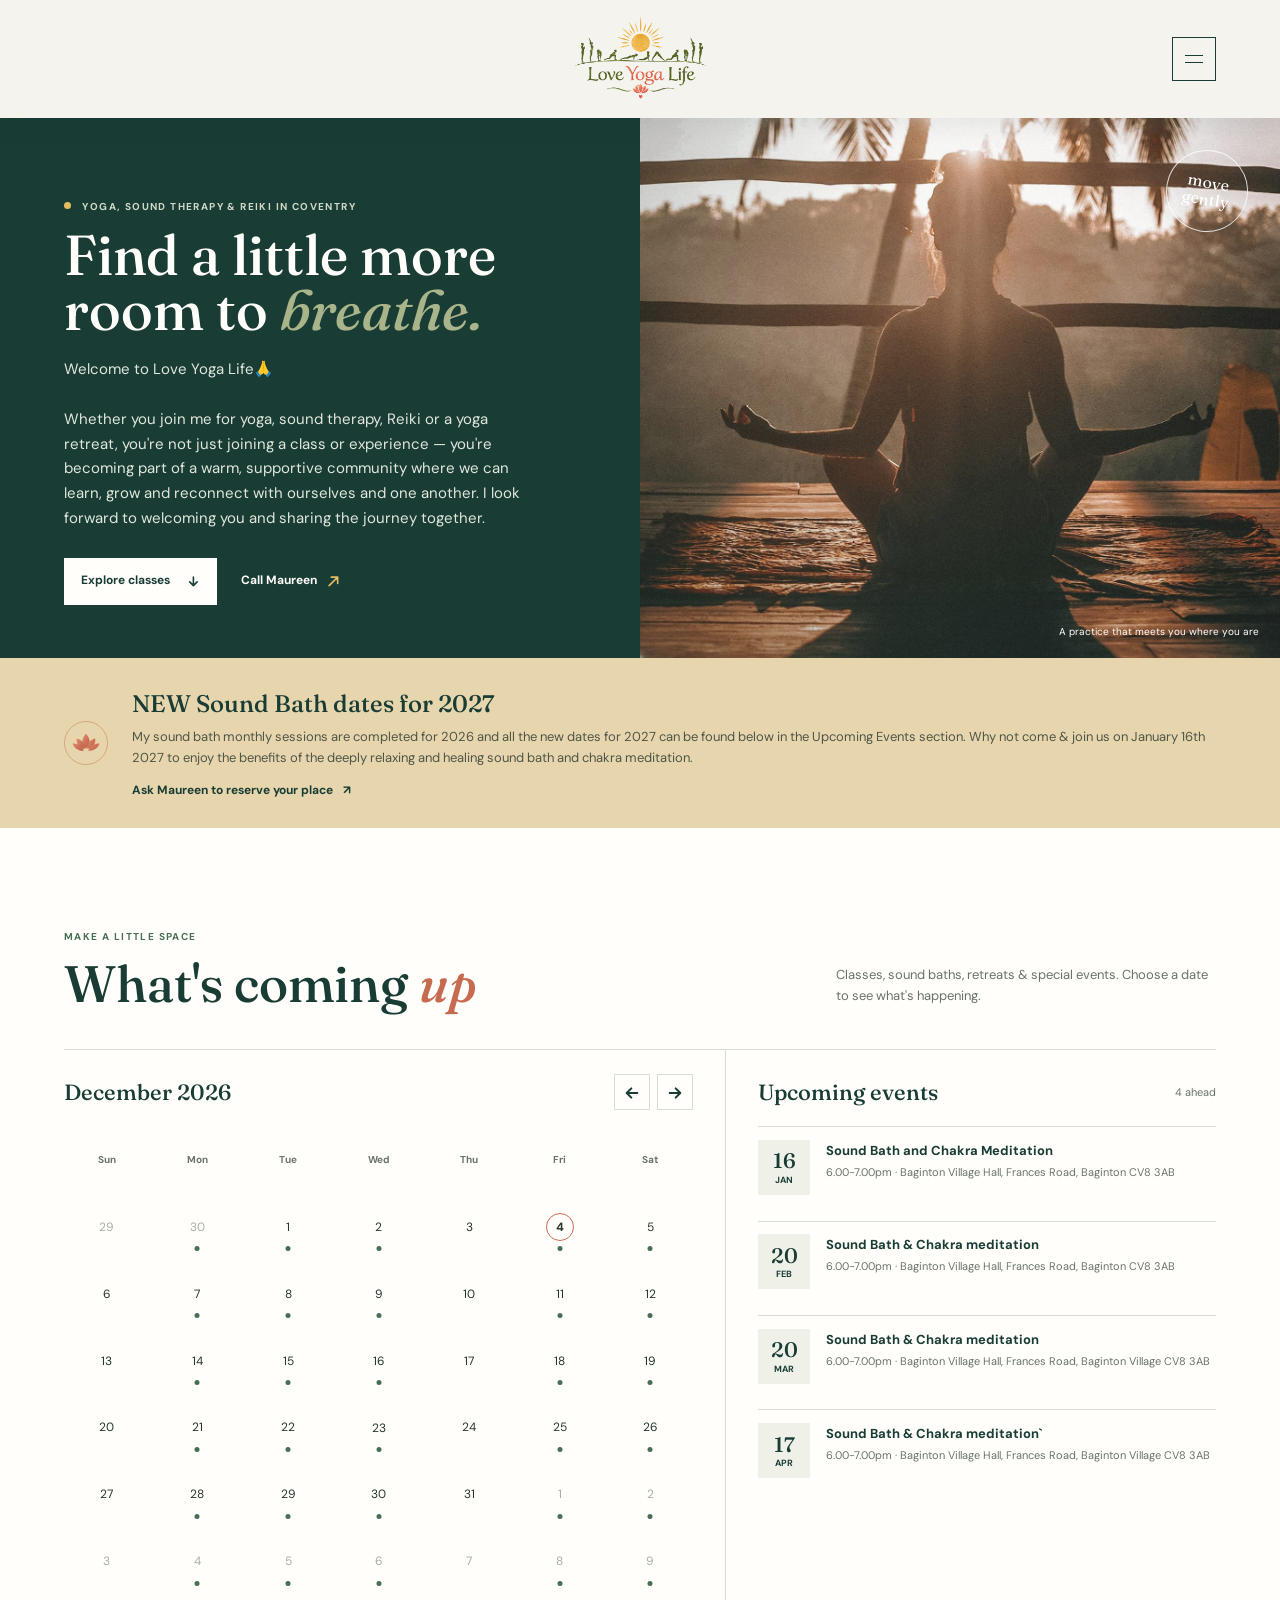
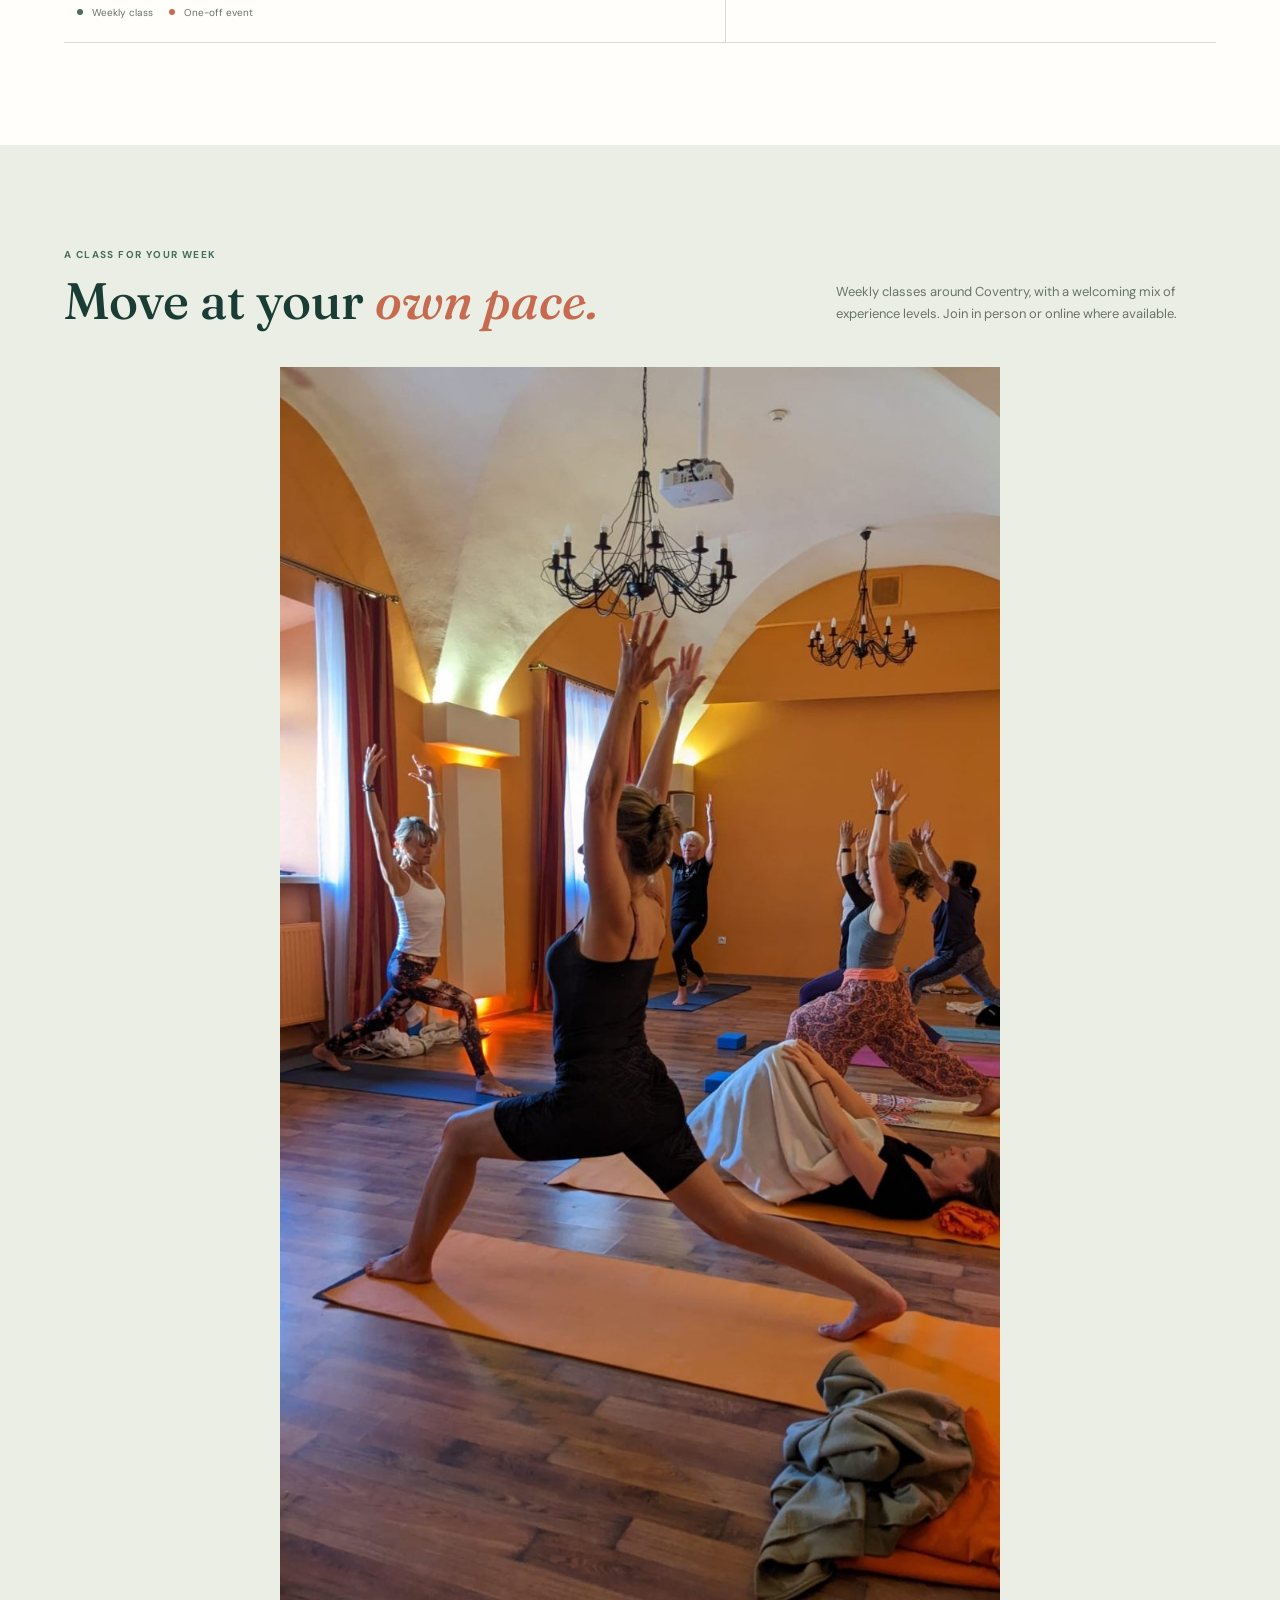
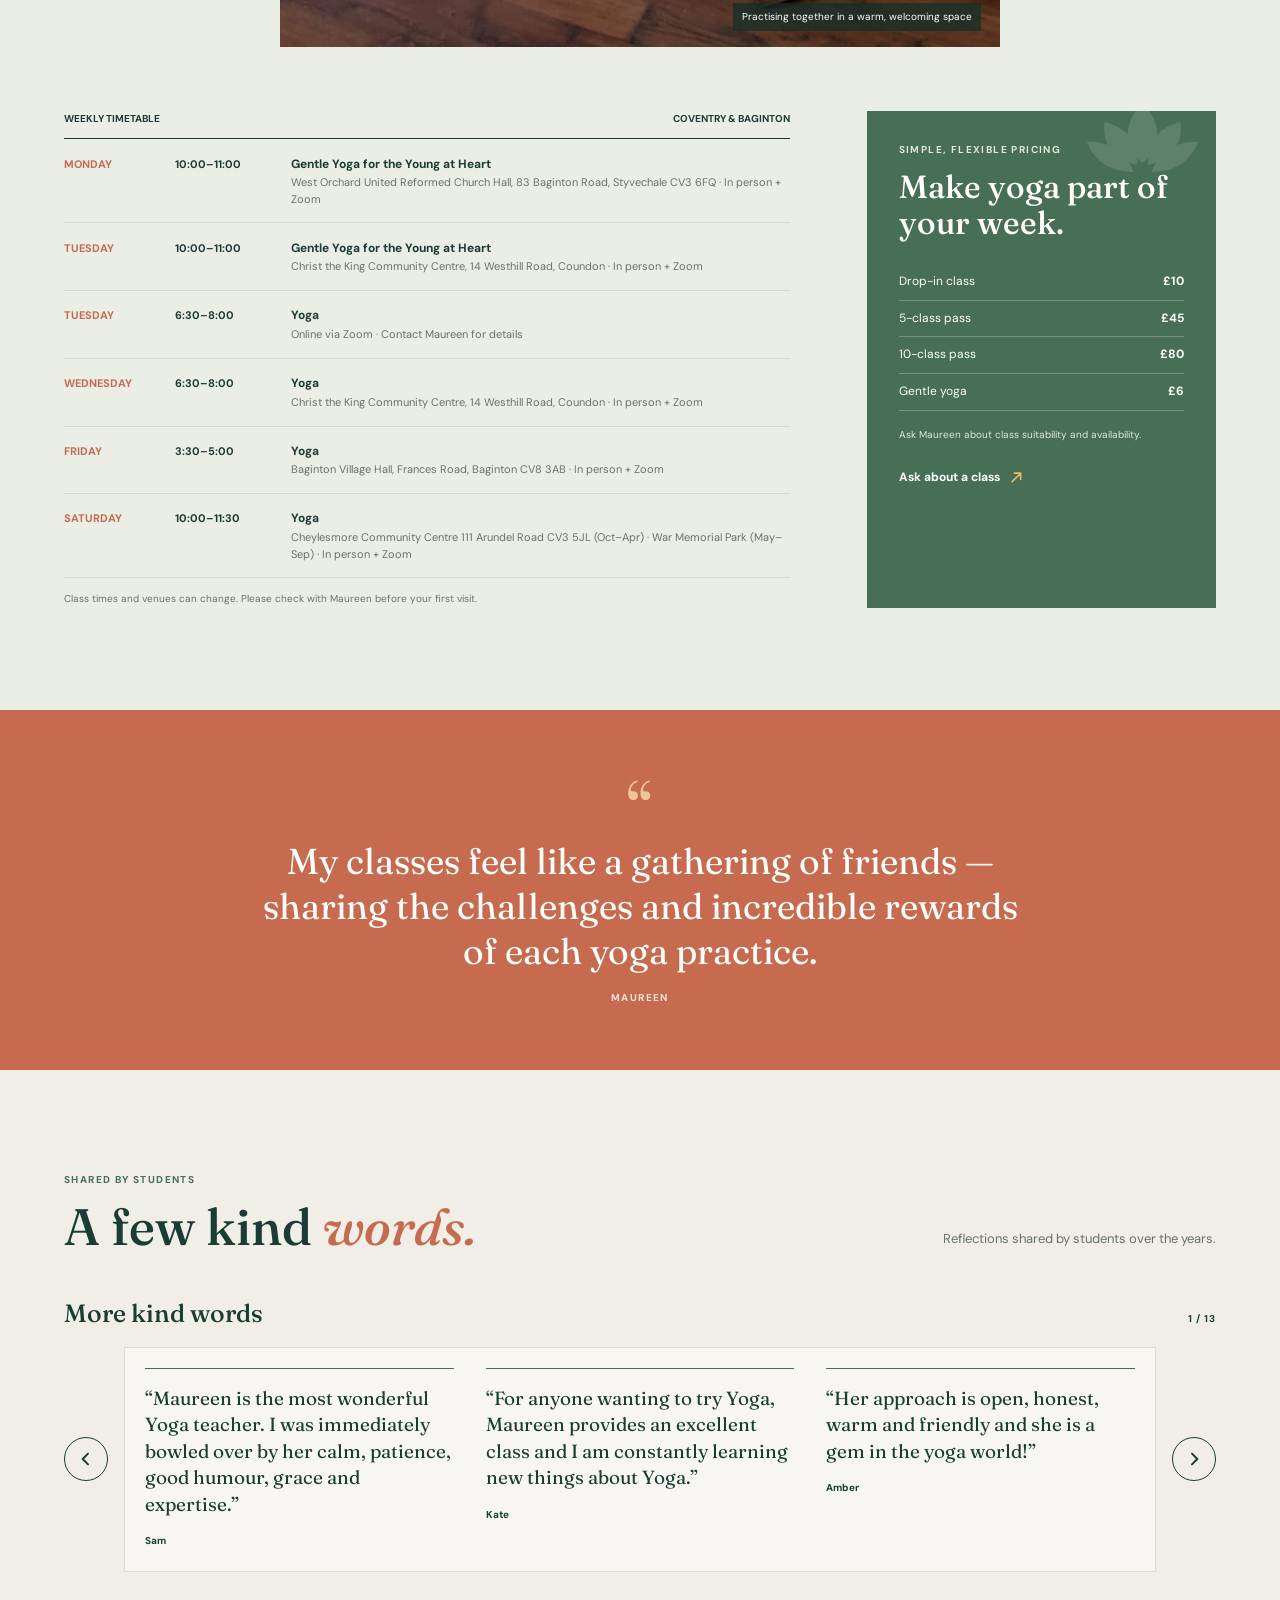
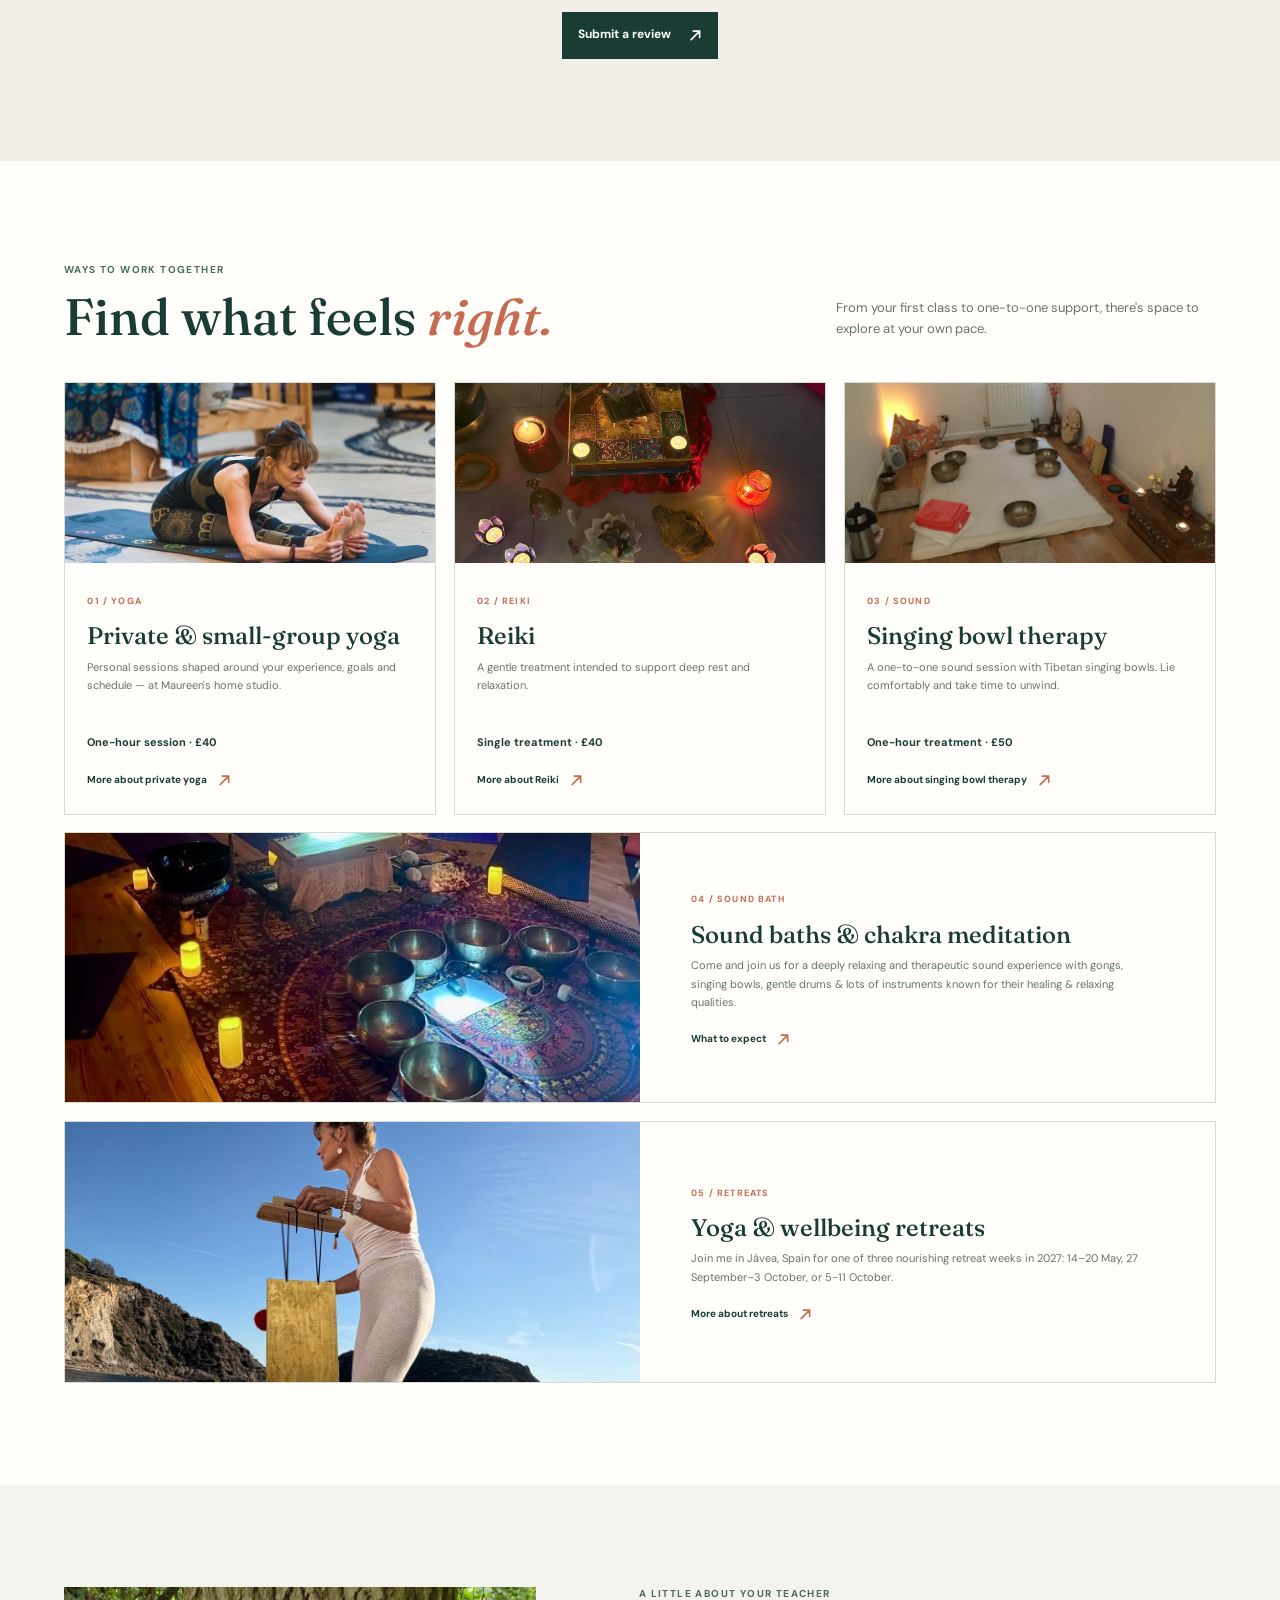
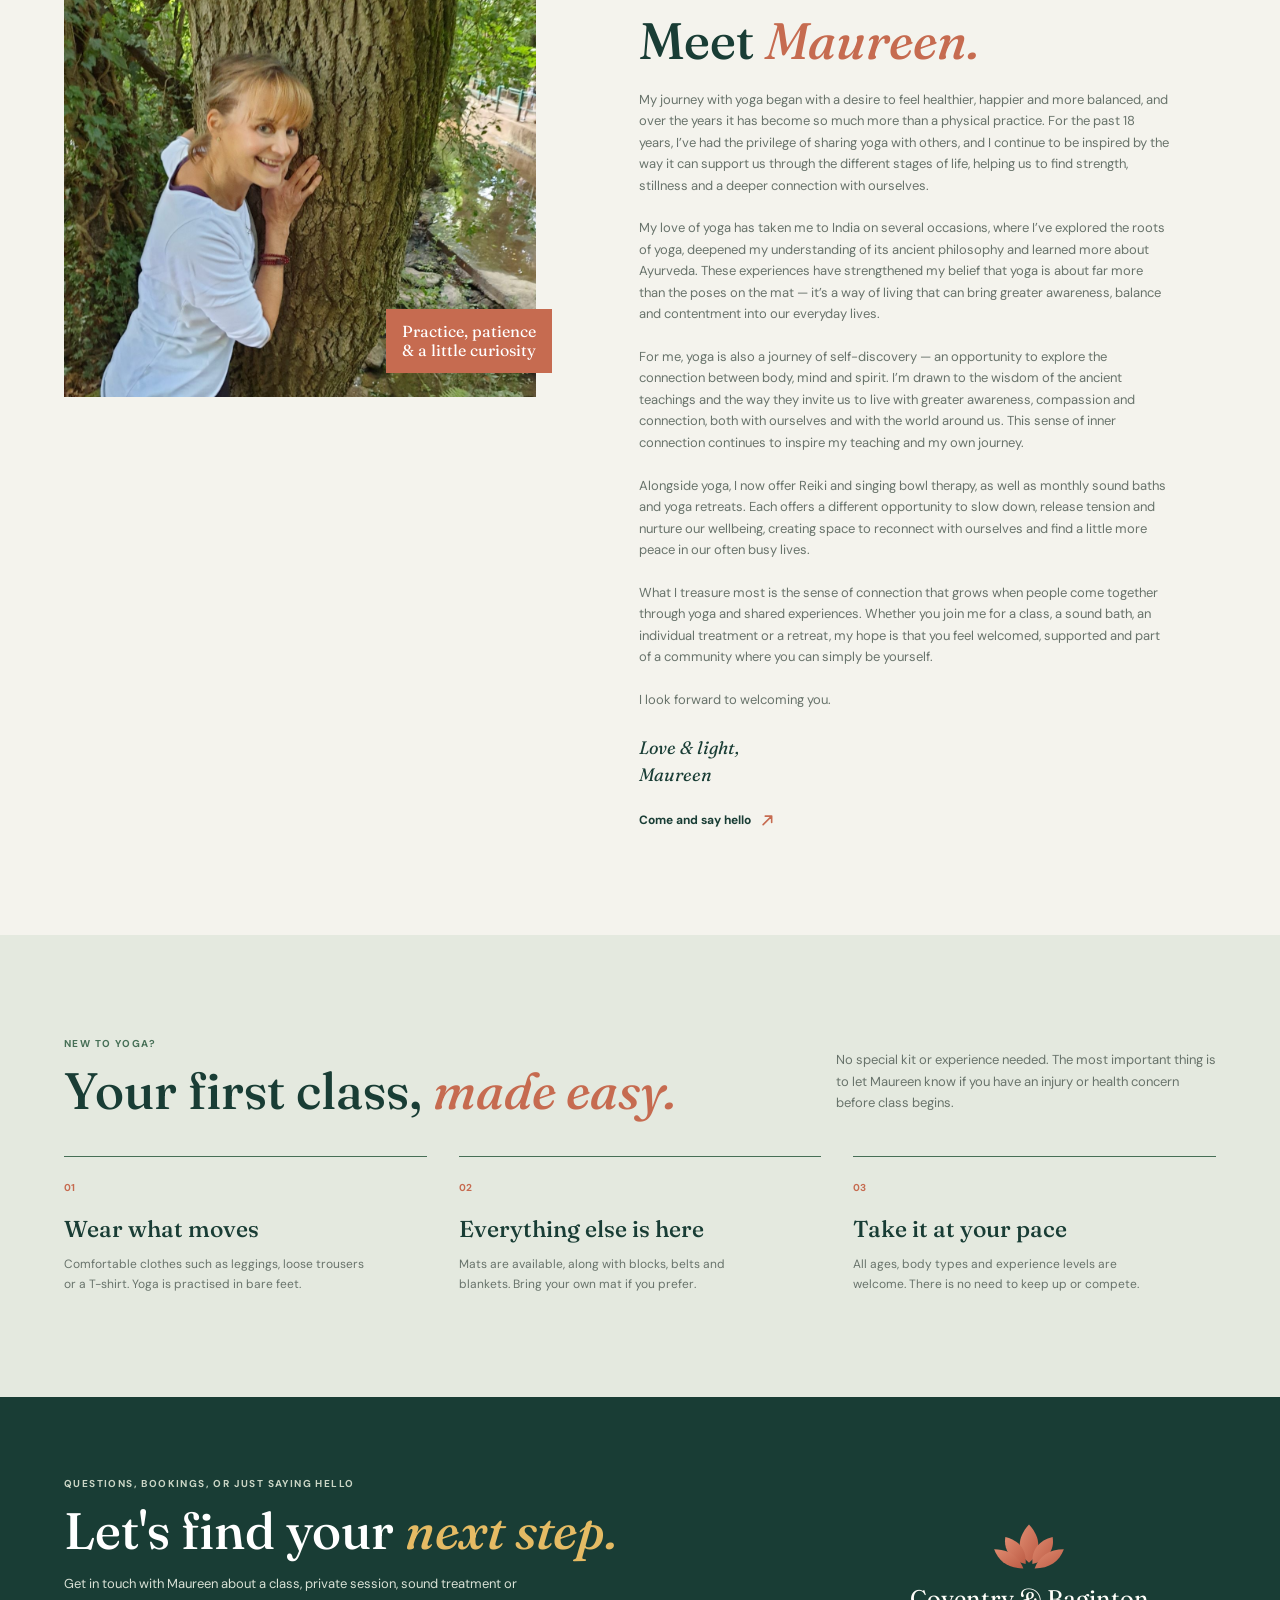
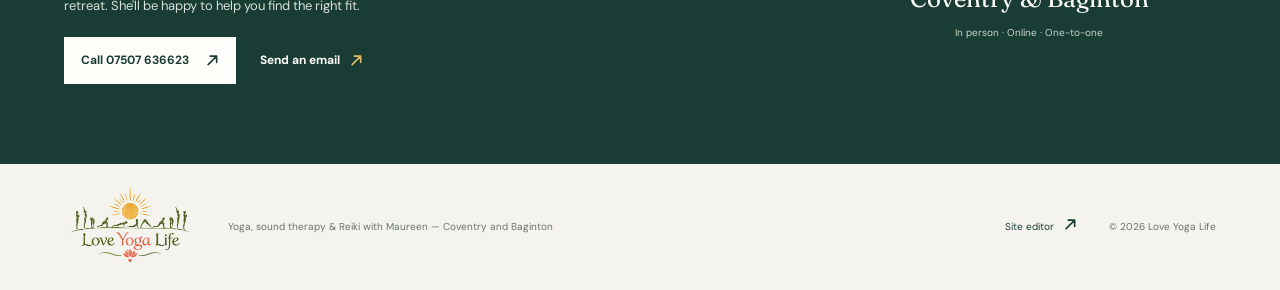
<file: index.html>
<!doctype html>
<html lang="en-GB">

<head>
    <meta charset="utf-8">
    <meta name="viewport" content="width=device-width, initial-scale=1">
    <meta name="theme-color" content="#193d35">
    <link rel="icon" href="./pics/lotus.svg" type="image/svg+xml">
    <meta name="description"
        content="Join Maureen for welcoming yoga classes, private yoga, Reiki, singing bowl therapy, sound baths and retreats in Coventry and Baginton.">
    <meta name="author" content="Maureen Thomson">
    <meta name="robots" content="index, follow, max-image-preview:large">
    <link rel="canonical" href="https://loveyogalife.co.uk/">
    <meta property="og:type" content="website">
    <meta property="og:locale" content="en_GB">
    <meta property="og:site_name" content="Love Yoga Life">
    <meta property="og:title" content="Yoga, Reiki &amp; Sound Baths in Coventry | Love Yoga Life">
    <meta property="og:description"
        content="Welcoming yoga classes, private yoga, Reiki, singing bowl therapy, sound baths and retreats with Maureen in Coventry and Baginton.">
    <meta property="og:url" content="https://loveyogalife.co.uk/">
    <meta property="og:image" content="https://loveyogalife.co.uk/pics/5.jpeg">
    <meta property="og:image:type" content="image/jpeg">
    <meta property="og:image:width" content="900">
    <meta property="og:image:height" content="599">
    <meta property="og:image:alt" content="Maureen practising yoga on a mat">
    <meta name="twitter:card" content="summary_large_image">
    <meta name="twitter:title" content="Yoga, Reiki &amp; Sound Baths in Coventry | Love Yoga Life">
    <meta name="twitter:description"
        content="Welcoming yoga, Reiki, sound therapy, sound baths and retreats with Maureen in Coventry and Baginton.">
    <meta name="twitter:image" content="https://loveyogalife.co.uk/pics/5.jpeg">
    <meta name="twitter:image:alt" content="Maureen practising yoga on a mat">
    <title>Yoga, Reiki &amp; Sound Baths in Coventry | Love Yoga Life</title>
    <link rel="preconnect" href="https://fonts.googleapis.com">
    <link rel="preconnect" href="https://fonts.gstatic.com" crossorigin>
    <link
        href="https://fonts.googleapis.com/css2?family=DM+Sans:wght@400;500;600;700&family=Fraunces:opsz,wght@9..144,500;9..144,600&display=swap"
        rel="stylesheet">
    <link rel="preload" as="image" href="./pics/hero-original.jpeg">
    <link rel="stylesheet" href="./styles.css?v=20261102-2">
    <script type="application/ld+json">
        {
            "@context": "https://schema.org",
            "@type": "LocalBusiness",
            "@id": "https://loveyogalife.co.uk/#business",
            "name": "Love Yoga Life",
            "description": "Yoga classes, private yoga, Reiki, singing bowl therapy, sound baths and retreats with Maureen in Coventry and Baginton.",
            "url": "https://loveyogalife.co.uk/",
            "image": "https://loveyogalife.co.uk/pics/5.jpeg",
            "telephone": "+44 7507 636623",
            "email": "maureenthomson54@hotmail.com",
            "founder": {
                "@type": "Person",
                "name": "Maureen Thomson"
            },
            "address": {
                "@type": "PostalAddress",
                "addressLocality": "Coventry",
                "addressRegion": "West Midlands",
                "addressCountry": "GB"
            },
            "areaServed": [
                {
                    "@type": "City",
                    "name": "Coventry"
                },
                {
                    "@type": "Place",
                    "name": "Baginton"
                }
            ],
            "hasOfferCatalog": {
                "@type": "OfferCatalog",
                "name": "Yoga and wellbeing services",
                "itemListElement": [
                    {
                        "@type": "Offer",
                        "itemOffered": {
                            "@type": "Service",
                            "name": "Yoga classes and private yoga"
                        }
                    },
                    {
                        "@type": "Offer",
                        "itemOffered": {
                            "@type": "Service",
                            "name": "Reiki and singing bowl therapy"
                        }
                    },
                    {
                        "@type": "Offer",
                        "itemOffered": {
                            "@type": "Service",
                            "name": "Sound baths and yoga retreats"
                        }
                    }
                ]
            }
        }
    </script>
    <script src="./app.js?v=20261102-1" defer></script>
</head>

<body>
    <a class="skip-link" href="#main">Skip to content</a>
    <header class="site-header">
        <a class="wordmark" href="#top" aria-label="Love Yoga Life home"><img class="brand-logo"
                src="./pics/logo-transparent.png" alt=""></a>
        <button class="menu-toggle" type="button" aria-expanded="false" aria-controls="main-nav"
            aria-label="Open menu"><span></span><span></span></button>
        <nav class="main-nav" id="main-nav" aria-label="Main navigation">
            <a href="#classes">Classes</a>
            <a href="#private-yoga">Private yoga</a>
            <a href="#reiki">Reiki &amp; sound</a>
            <a href="#retreats">Retreats</a>
            <a href="#about">About Maureen</a>
            <a class="nav-contact" href="#contact">Get in touch
                <svg class="ui-icon" viewBox="0 0 12 12" aria-hidden="true" focusable="false">
                    <path d="M2 10 10 2M4 2h6v6"></path>
                </svg>
            </a>
        </nav>
    </header>

    <main id="main">
        <section class="hero" id="top">
            <div class="hero-copy">
                <p class="eyebrow"><span class="eyebrow-mark"></span> <span data-page="heroEyebrow">Yoga, sound therapy
                        & Reiki in Coventry</span></p>
                <h1><span data-page="heroTitle">Find a little more room to</span> <em
                        data-page="heroAccent">breathe.</em></h1>
                <p class="hero-intro" data-page="heroIntro">Welcome to Love Yoga Life🙏<br><br>Whether you join me for
                    yoga, sound therapy, Reiki or a yoga retreat, you're not just joining a class or experience — you're
                    becoming part of a warm, supportive community where we can learn, grow and reconnect with ourselves
                    and one another. I look forward to welcoming you and sharing the journey together.</p>
                <div class="hero-actions">
                    <a class="button button-light" href="#classes"><span data-page="heroPrimary">Explore classes</span>
                        <svg class="ui-icon" viewBox="0 0 12 12" aria-hidden="true" focusable="false">
                            <path d="M6 2v8M2.5 6.5 6 10l3.5-3.5"></path>
                        </svg></a>
                    <a class="text-link text-link-light" href="tel:+447507636623"><span data-page="heroSecondary">Call
                            Maureen</span> <svg class="ui-icon" viewBox="0 0 12 12" aria-hidden="true"
                            focusable="false">
                            <path d="M2 10 10 2M4 2h6v6"></path>
                        </svg></a>
                </div>
            </div>
            <div class="hero-image-wrap">
                <img class="hero-image" src="./pics/hero-original.jpeg" decoding="async" fetchpriority="high"
                    alt="A quiet moment of meditation in soft morning light">
                <span class="image-caption" data-page="heroCaption">A practice that meets you where you are</span>
                <span class="hero-stamp" aria-hidden="true" data-page="heroStamp">move gently</span>
            </div>
        </section>

        <section class="announcement-band" id="announcements" aria-live="polite" hidden>
            <div class="announcement-copy" id="announcement-copy"></div>
        </section>

        <section class="events-section section-pad" id="events">
            <div class="section-heading events-heading">
                <div>
                    <p class="eyebrow" data-page="eventsEyebrow">Make a little space</p>
                    <h2><span data-page="eventsTitle">What's coming</span> <em data-page="eventsAccent">up</em></h2>
                </div>
                <p data-page="eventsIntro">Classes, sound baths, retreats &amp; special events. Choose a date to see
                    what's happening.</p>
            </div>
            <div class="events-layout">
                <div class="calendar-panel" aria-label="Events calendar">
                    <div class="calendar-topline">
                        <h3 id="calendar-month" aria-live="polite"></h3>
                        <div class="calendar-controls">
                            <button class="icon-button" type="button" id="calendar-prev" aria-label="Previous month"
                                title="Previous month"><svg class="ui-icon ui-icon-only" viewBox="0 0 12 12"
                                    aria-hidden="true" focusable="false">
                                    <path d="M10 6H2M5.5 2.5 2 6l3.5 3.5"></path>
                                </svg></button>
                            <button class="icon-button" type="button" id="calendar-next" aria-label="Next month"
                                title="Next month"><svg class="ui-icon ui-icon-only" viewBox="0 0 12 12"
                                    aria-hidden="true" focusable="false">
                                    <path d="M2 6h8M6.5 2.5 10 6l-3.5 3.5"></path>
                                </svg></button>
                        </div>
                    </div>
                    <div class="calendar-grid" id="calendar-grid" role="grid" aria-label="Monthly events"></div>
                    <p class="calendar-legend"><span class="legend-class"></span> Weekly class <span
                            class="legend-event"></span> One-off event</p>
                </div>
                <aside class="event-list-panel" aria-live="polite">
                    <div class="event-list-heading">
                        <h3 data-page="eventsListTitle">Upcoming events</h3><span id="event-count"></span>
                    </div>
                    <div id="event-list" class="event-list"></div>
                </aside>
            </div>
        </section>

        <section class="classes-section section-pad" id="classes">
            <div class="section-heading">
                <div>
                    <p class="eyebrow" data-page="classesEyebrow">A class for your week</p>
                    <h2><span data-page="classesTitle">Move at your</span> <em data-page="classesAccent">own pace.</em>
                    </h2>
                </div>
                <p data-page="classesIntro">Weekly classes around Coventry, with a welcoming mix of experience levels.
                    Join in person or online
                    where available.</p>
            </div>
            <figure class="class-photo">
                <img src="./pics/19.jpeg" alt="A welcoming yoga class practising together in a warm studio"
                    loading="lazy" decoding="async">
                <figcaption data-page="classesCaption">Practising together in a warm, welcoming space</figcaption>
            </figure>
            <div class="class-layout">
                <div class="schedule-wrap">
                    <div class="schedule-label"><span>Weekly timetable</span><span>Coventry & Baginton</span></div>
                    <div class="schedule-list" id="schedule-list"></div>
                    <p class="schedule-note" data-page="classesNote">Class times and venues can change. Please check
                        with Maureen before your
                        first visit.</p>
                </div>
                <aside class="price-panel">
                    <span class="price-sun" aria-hidden="true"><img src="./pics/lotus.svg" alt=""></span>
                    <p class="eyebrow" data-page="priceEyebrow">Simple, flexible pricing</p>
                    <h3 data-page="priceTitle">Make yoga part of your week.</h3>
                    <dl class="price-list">
                        <div>
                            <dt data-page="priceDropLabel">Drop-in class</dt>
                            <dd data-page="priceDropValue">£10</dd>
                        </div>
                        <div>
                            <dt data-page="priceFiveLabel">5-class pass</dt>
                            <dd data-page="priceFiveValue">£45</dd>
                        </div>
                        <div>
                            <dt data-page="priceTenLabel">10-class pass</dt>
                            <dd data-page="priceTenValue">£80</dd>
                        </div>
                        <div>
                            <dt data-page="priceGentleLabel">Gentle yoga</dt>
                            <dd data-page="priceGentleValue">£6</dd>
                        </div>
                    </dl>
                    <p class="price-footnote" data-page="priceFootnote">Ask Maureen about
                        class suitability and availability.</p>
                    <a class="text-link" href="#contact"><span data-page="classCta">Ask about a class</span> <svg
                            class="ui-icon" viewBox="0 0 12 12" aria-hidden="true" focusable="false">
                            <path d="M2 10 10 2M4 2h6v6"></path>
                        </svg></a>
                </aside>
            </div>
        </section>

        <section class="quote-band">
            <div class="quote-mark" aria-hidden="true">“</div>
            <blockquote data-page="quoteText">My classes feel like a gathering of friends — sharing the challenges and
                incredible rewards of
                each yoga practice.</blockquote>
            <p data-page="quoteName">Maureen</p>
        </section>

        <section class="testimonials-section section-pad" aria-labelledby="testimonials-title">
            <div class="section-heading">
                <div>
                    <p class="eyebrow" data-page="reviewsEyebrow">Shared by students</p>
                    <h2 id="testimonials-title"><span data-page="reviewsTitle">A few kind</span> <em
                            data-page="reviewsAccent">words.</em></h2>
                </div>
                <p data-page="reviewsIntro">Reflections shared by students over the years.</p>
            </div>
            <section class="testimonial-carousel" id="testimonial-carousel" aria-label="Customer reviews">
                <div class="testimonial-carousel-heading">
                    <h3 data-page="reviewsGalleryTitle">More kind words</h3>
                    <span class="testimonial-carousel-count" aria-live="polite"><span id="testimonial-current">1</span>
                        / <span id="testimonial-total">1</span></span>
                </div>
                <div class="testimonial-carousel-frame">
                    <button class="testimonial-carousel-control testimonial-carousel-previous" type="button"
                        id="testimonial-previous" aria-label="Previous review">
                        <svg class="ui-icon" viewBox="0 0 12 12" aria-hidden="true" focusable="false">
                            <path d="m7.5 2-4 4 4 4"></path>
                        </svg>
                    </button>
                    <div class="testimonial-carousel-viewport" id="testimonial-carousel-viewport" tabindex="0"
                        aria-live="polite">
                        <div class="testimonial-list" id="testimonial-list"></div>
                    </div>
                    <button class="testimonial-carousel-control testimonial-carousel-next" type="button"
                        id="testimonial-next" aria-label="Next review">
                        <svg class="ui-icon" viewBox="0 0 12 12" aria-hidden="true" focusable="false">
                            <path d="m4.5 2 4 4-4 4"></path>
                        </svg>
                    </button>
                </div>
            </section>
            <div class="testimonial-actions">
                <a class="button button-dark"
                    href="mailto:maureenthomson54@hotmail.com?subject=Love%20Yoga%20Life%20review&amp;body=Hi%20Maureen%2C%0A%0AI%27d%20like%20to%20share%20this%20review%3A%0A%0A"><span
                        data-page="reviewSubmit">Submit a review</span> <svg class="ui-icon" viewBox="0 0 12 12"
                        aria-hidden="true" focusable="false">
                        <path d="M2 10 10 2M4 2h6v6"></path>
                    </svg></a>
            </div>
        </section>

        <section class="services-section section-pad" id="sessions">
            <div class="section-heading">
                <div>
                    <p class="eyebrow" data-page="servicesEyebrow">Ways to work together</p>
                    <h2><span data-page="servicesTitle">Find what feels</span> <em
                            data-page="servicesAccent">right.</em></h2>
                </div>
                <p data-page="servicesIntro">From your first class to one-to-one support, there's space to explore at
                    your own pace.</p>
            </div>
            <div class="service-grid" id="service-grid">
                <article class="service-card service-card-featured" id="private-yoga">
                    <div class="service-photo service-photo-yoga">
                        <img src="./pics/4.jpeg" alt="Maureen stretching forward on her yoga mat" loading="lazy"
                            decoding="async">
                    </div>
                    <div class="service-card-body"><span class="service-number">01 / YOGA</span>
                        <h3>Private & small-group yoga</h3>
                        <p>Personal sessions shaped around your experience, goals and schedule — at Maureen's home
                            studio.</p>
                        <p class="service-price">£40 per hour</p>
                        <button class="text-link service-open" type="button" data-open-dialog="private-yoga-dialog">More
                            about private yoga <svg class="ui-icon" viewBox="0 0 12 12" aria-hidden="true"
                                focusable="false">
                                <path d="M2 10 10 2M4 2h6v6"></path>
                            </svg></button>
                    </div>
                </article>
                <article class="service-card" id="reiki">
                    <div class="service-photo service-photo-reiki">
                        <img src="./pics/13.jpeg" alt="Candles and meditation objects arranged for Reiki" loading="lazy"
                            decoding="async">
                    </div>
                    <div class="service-card-body"><span class="service-number">02 / REIKI</span>
                        <h3>Reiki</h3>
                        <p>A gentle, hands-on or hands-above treatment intended to support deep rest and relaxation. You
                            remain fully clothed.</p>
                        <p class="service-price">£40 single session</p><a class="text-link" href="#contact">Ask about
                            Reiki <svg class="ui-icon" viewBox="0 0 12 12" aria-hidden="true" focusable="false">
                                <path d="M2 10 10 2M4 2h6v6"></path>
                            </svg></a>
                        <button class="text-link service-open" type="button" data-open-dialog="reiki-dialog">More about
                            Reiki <svg class="ui-icon" viewBox="0 0 12 12" aria-hidden="true" focusable="false">
                                <path d="M2 10 10 2M4 2h6v6"></path>
                            </svg></button>
                    </div>
                </article>
                <article class="service-card" id="singing-bowls">
                    <div class="service-photo service-photo-bowls">
                        <img src="./pics/20.jpeg" alt="Singing bowls arranged for a one-to-one sound therapy session"
                            loading="lazy" decoding="async">
                    </div>
                    <div class="service-card-body"><span class="service-number">03 / SOUND</span>
                        <h3>Singing bowl therapy</h3>
                        <p>A one-to-one sound session with Tibetan singing bowls. Lie comfortably, fully clothed, and
                            take time to unwind.</p>
                        <p class="service-price">One-hour treatment · £50</p>
                        <button class="text-link service-open" type="button" data-open-dialog="bowl-dialog">More about
                            singing bowl therapy <svg class="ui-icon" viewBox="0 0 12 12" aria-hidden="true"
                                focusable="false">
                                <path d="M2 10 10 2M4 2h6v6"></path>
                            </svg></button>
                    </div>
                </article>
                <article class="service-card service-card-wide" id="sound-baths">
                    <div class="wide-image">
                        <img src="./pics/17.jpeg" alt="Gong, singing bowls and mats arranged for a sound bath"
                            loading="lazy" decoding="async">
                    </div>
                    <div class="service-card-body"><span class="service-number">04 / SOUND BATH</span>
                        <h3>Sound baths & chakra meditation</h3>
                        <p>Come and join us for a deeply relaxing and therapeutic sound experience with gongs, singing
                            bowls, gentle drums & lots of instruments known for their healing & relaxing qualities.
                        </p><a class="text-link" href="#events">See sound bath dates <svg class="ui-icon"
                                viewBox="0 0 12 12" aria-hidden="true" focusable="false">
                                <path d="M2 10 10 2M4 2h6v6"></path>
                            </svg></a>
                        <button class="text-link service-open" type="button" data-open-dialog="sound-bath-dialog">What
                            to expect <svg class="ui-icon" viewBox="0 0 12 12" aria-hidden="true" focusable="false">
                                <path d="M2 10 10 2M4 2h6v6"></path>
                            </svg></button>
                    </div>
                </article>
                <article class="service-card service-card-wide service-card-retreats" id="retreats">
                    <div class="wide-image wide-image-retreats">
                        <img src="./pics/6.jpeg" alt="A relaxing sound session on the beach during a yoga retreat"
                            loading="lazy" decoding="async">
                    </div>
                    <div class="service-card-body"><span class="service-number">05 / RETREATS</span>
                        <h3>Yoga &amp; wellbeing retreats</h3>
                        <p>Join me in Jávea, Spain for one of three nourishing retreat weeks in 2027: 14–20 May, 27
                            September–3 October, or 4–10 October.</p>
                        <button class="text-link service-open" type="button" data-open-dialog="retreat-dialog">More
                            about retreats <svg class="ui-icon" viewBox="0 0 12 12" aria-hidden="true"
                                focusable="false">
                                <path d="M2 10 10 2M4 2h6v6"></path>
                            </svg></button>
                    </div>
                </article>
            </div>
        </section>

        <dialog class="service-dialog" id="private-yoga-dialog" aria-labelledby="private-yoga-title">
            <div class="service-dialog-layout">
                <div class="service-dialog-image"><img src="./pics/4.jpeg" loading="lazy" decoding="async"
                        alt="Maureen stretching forward on her yoga mat"></div>
                <div class="service-dialog-copy">
                    <button class="dialog-close" type="button" aria-label="Close details" data-close-dialog>×</button>
                    <p class="eyebrow">One-to-one or small group</p>
                    <h2 id="private-yoga-title">Private yoga, shaped around you.</h2>
                    <p>Personal lessons can suit beginners wanting to build confidence, people who prefer a quieter
                        setting, or anyone hoping to focus on a particular posture or practice. Sessions are available
                        at Maureen's home studio.</p>
                    <p>£40 per hour at Maureen's home studio.</p>
                    <a class="button button-dark" href="#contact" data-dialog-contact>Ask Maureen about a session <svg
                            class="ui-icon" viewBox="0 0 12 12" aria-hidden="true" focusable="false">
                            <path d="M2 10 10 2M4 2h6v6"></path>
                        </svg></a>
                </div>
            </div>
        </dialog>

        <dialog class="service-dialog" id="reiki-dialog" aria-labelledby="reiki-title">
            <div class="service-dialog-layout">
                <div class="service-dialog-image"><img src="./pics/13.jpeg" loading="lazy" decoding="async"
                        alt="Candles and meditation objects arranged for Reiki"></div>
                <div class="service-dialog-copy">
                    <button class="dialog-close" type="button" aria-label="Close details" data-close-dialog>×</button>
                    <p class="eyebrow">A quiet, fully clothed treatment</p>
                    <h2 id="reiki-title">Make space to rest.</h2>
                    <p>Reiki is a Japanese complementary practice often chosen as a way to relax. During a session, you
                        lie fully clothed on a treatment couch while Maureen uses a light touch or holds her hands just
                        above the body. You can talk through comfort and preferences beforehand.</p>
                    <p>Single treatment £40. Reiki is complementary and is not a substitute for medical care.</p>
                    <a class="button button-dark" href="#contact" data-dialog-contact>Ask Maureen about Reiki <svg
                            class="ui-icon" viewBox="0 0 12 12" aria-hidden="true" focusable="false">
                            <path d="M2 10 10 2M4 2h6v6"></path>
                        </svg></a>
                </div>
            </div>
        </dialog>

        <dialog class="service-dialog" id="bowl-dialog" aria-labelledby="bowl-title">
            <div class="service-dialog-layout">
                <div class="service-dialog-image"><img src="./pics/20.jpeg" loading="lazy" decoding="async"
                        alt="Singing bowls arranged for a one-to-one sound therapy session"></div>
                <div class="service-dialog-copy">
                    <button class="dialog-close" type="button" aria-label="Close details" data-close-dialog>×</button>
                    <p class="eyebrow">A one-to-one sound session</p>
                    <h2 id="bowl-title">Tibetan singing bowl therapy.</h2>
                    <p>Settle fully clothed on a mattress on the floor while Maureen plays Tibetan singing bowls. The
                        session is an hour, with time to get comfortable before the sounds begin.</p>
                    <p>One-hour treatment · £50. Let Maureen know about any comfort or access needs when arranging your
                        visit.</p>
                    <a class="button button-dark" href="#contact" data-dialog-contact>Ask Maureen about a treatment <svg
                            class="ui-icon" viewBox="0 0 12 12" aria-hidden="true" focusable="false">
                            <path d="M2 10 10 2M4 2h6v6"></path>
                        </svg></a>
                </div>
            </div>
        </dialog>

        <dialog class="service-dialog" id="sound-bath-dialog" aria-labelledby="sound-bath-title">
            <div class="service-dialog-layout">
                <div class="service-dialog-image"><img src="./pics/17.jpeg" loading="lazy" decoding="async"
                        alt="Gong, singing bowls and mats arranged for a sound bath">
                </div>
                <div class="service-dialog-copy">
                    <button class="dialog-close" type="button" aria-label="Close details" data-close-dialog>×</button>
                    <p class="eyebrow">A shared pause</p>
                    <h2 id="sound-bath-title">What is a sound bath?</h2>
                    <p>A sound bath is a journey of pure sound and vibration. It is called a sound bath because you
                        are bathed in the healing vibrations of gongs, Tibetan singing bowls, gentle drums and many
                        other instruments known for their vibratory healing frequencies.</p>
                    <p>The demands of our daily lives can lead to an increase in stress-related disease. Many
                        influences, such as the foods we eat, people we encounter, thoughts we think, sounds we hear
                        and environments we move within, can have a negative effect on our wellbeing. Sound and
                        vibration help facilitate a deep sense of peace, release tension and blocked energy, and
                        balance the energy centres in the body. They work at a cellular level to rebalance the
                        physical, emotional and spiritual bodies.</p>
                    <p>Bring a mat, blanket and cushions so you can settle in warmly. The hall floor can feel cold; a
                        limited number of mats may be available to borrow. Wear comfortable clothes.</p>
                    <p>Monthly at Baginton Village Hall, 6–7pm · £15 in advance or £18 on the day. Pre-booking is
                        essential.</p>
                    <a class="button button-dark" href="#events" data-dialog-contact>See upcoming sound bath dates <svg
                            class="ui-icon" viewBox="0 0 12 12" aria-hidden="true" focusable="false">
                            <path d="M6 2v8M2.5 6.5 6 10l3.5-3.5"></path>
                        </svg></a>
                </div>
            </div>
        </dialog>

        <dialog class="service-dialog" id="retreat-dialog" aria-labelledby="retreat-title">
            <div class="service-dialog-layout">
                <div class="service-dialog-image"><img src="./pics/6.jpeg" loading="lazy" decoding="async"
                        alt="A relaxing sound session on the beach during a yoga retreat"></div>
                <div class="service-dialog-copy">
                    <button class="dialog-close" type="button" aria-label="Close details" data-close-dialog>×</button>
                    <p class="eyebrow">Three Jávea retreats in 2027</p>
                    <h2 id="retreat-title">A Journey Back to Yourself</h2>
                    <p>My yoga retreats are an invitation to slow down, breathe deeply and reconnect with what truly
                        matters. Away from the demands of everyday life, we create space to nurture body, mind and
                        spirit
                        through yoga, relaxation, meditation, mantra, pranayama and moments of quiet reflection.</p>
                    <p>Rooted in the traditional teachings of yoga, these retreats offer more than simply a physical
                        practice. Alongside asana, we explore the deeper dimensions of yoga through breathwork, mantra
                        and yoga philosophy, creating opportunities to cultivate self-compassion, inner awareness and a
                        greater sense of balance, peace and connection within yourself.</p>
                    <p>Whether you are looking to deepen your practice, explore yoga’s ancient wisdom, find some
                        stillness or simply give yourself time to recharge, you will be welcomed into a warm and
                        supportive space where you can come just as you are.</p>
                    <p>I’m delighted to offer three retreat weeks in Jávea, Spain in 2027.</p>
                    <div class="retreat-option">
                        <h3>Jávea retreat dates — 2027</h3>
                        <p>14–20 May · 27 September–3 October · 4–10 October</p>
                        <a class="retreat-leaflet-link" href="./leaflets/Javea%20Retreat%202027%20leaflet.pdf"
                            download>Download Jávea retreat leaflet (PDF) <svg class="ui-icon"
                                viewBox="0 0 12 12" aria-hidden="true" focusable="false">
                                <path d="M6 1v7M3 5l3 3 3-3M2 11h8"></path>
                            </svg></a>
                    </div>
                    <p>Each retreat is an opportunity to pause, reconnect and return home feeling nourished — not only
                        in body, but in mind and spirit.</p>
                    <a class="button button-dark"
                        href="mailto:maureenthomson54@hotmail.com?subject=Yoga%20retreat%20enquiry">Ask about the next
                        retreat <svg class="ui-icon" viewBox="0 0 12 12" aria-hidden="true" focusable="false">
                            <path d="M2 10 10 2M4 2h6v6"></path>
                        </svg></a>
                </div>
                <section class="retreat-galleries" aria-label="Retreat photo galleries">
                    <div class="retreat-gallery">
                        <div class="retreat-gallery-heading">
                            <h3>Retreat memories</h3>
                            <span>Yoga, rest &amp; connection</span>
                        </div>
                        <div class="retreat-slideshow" data-slideshow tabindex="0"
                            aria-label="Yoga retreat photographs">
                            <div class="retreat-slides">
                                <img class="retreat-slide" data-src="./pics/r1.jpeg"
                                    alt="A shared moment from a yoga retreat" decoding="async">
                                <img class="retreat-slide" data-src="./pics/r3.jpeg"
                                    alt="A shared moment from a yoga retreat" decoding="async" hidden>
                                <img class="retreat-slide" data-src="./pics/r4.jpeg"
                                    alt="A shared moment from a yoga retreat" decoding="async" hidden>
                                <img class="retreat-slide" data-src="./pics/r5.jpeg"
                                    alt="A shared moment from a yoga retreat" decoding="async" hidden>
                                <img class="retreat-slide" data-src="./pics/r6.jpeg"
                                    alt="A shared moment from a yoga retreat" decoding="async" hidden>
                                <img class="retreat-slide" data-src="./pics/r7.jpeg"
                                    alt="A shared moment from a yoga retreat" decoding="async" hidden>
                                <img class="retreat-slide" data-src="./pics/r8.jpeg"
                                    alt="A shared moment from a yoga retreat" decoding="async" hidden>
                                <img class="retreat-slide" data-src="./pics/r9.jpeg"
                                    alt="A shared moment from a yoga retreat" decoding="async" hidden>
                                <img class="retreat-slide" data-src="./pics/r10.jpeg"
                                    alt="A shared moment from a yoga retreat" decoding="async" hidden>
                                <img class="retreat-slide" data-src="./pics/r11.jpeg"
                                    alt="A shared moment from a yoga retreat" decoding="async" hidden>
                            </div>
                            <button class="slideshow-control slideshow-previous" type="button" data-slide-previous
                                aria-label="Previous retreat photograph">
                                <svg viewBox="0 0 12 12" aria-hidden="true" focusable="false">
                                    <path d="m7.5 2-4 4 4 4"></path>
                                </svg>
                            </button>
                            <button class="slideshow-control slideshow-next" type="button" data-slide-next
                                aria-label="Next retreat photograph">
                                <svg viewBox="0 0 12 12" aria-hidden="true" focusable="false">
                                    <path d="m4.5 2 4 4-4 4"></path>
                                </svg>
                            </button>
                            <span class="slideshow-count" aria-live="polite"><span data-slide-current>1</span> /
                                10</span>
                        </div>
                    </div>
                    <div class="retreat-gallery">
                        <div class="retreat-gallery-heading">
                            <h3>Jávea retreats</h3>
                            <span>Sunshine by the Mediterranean</span>
                        </div>
                        <div class="retreat-slideshow" data-slideshow tabindex="0"
                            aria-label="Spain retreat photographs">
                            <div class="retreat-slides">
                                <img class="retreat-slide" data-src="./pics/rs1.jpeg"
                                    alt="A moment from the Spain yoga retreat" decoding="async">
                                <img class="retreat-slide" data-src="./pics/rs2.jpeg"
                                    alt="A moment from the Spain yoga retreat" decoding="async" hidden>
                                <img class="retreat-slide" data-src="./pics/rs3.jpeg"
                                    alt="A moment from the Spain yoga retreat" decoding="async" hidden>
                                <img class="retreat-slide" data-src="./pics/rs4.jpeg"
                                    alt="A moment from the Spain yoga retreat" decoding="async" hidden>
                                <img class="retreat-slide" data-src="./pics/rs5.jpeg"
                                    alt="A moment from the Spain yoga retreat" decoding="async" hidden>
                                <img class="retreat-slide" data-src="./pics/rs6.jpeg"
                                    alt="A moment from the Spain yoga retreat" decoding="async" hidden>
                                <img class="retreat-slide" data-src="./pics/rs7.jpeg"
                                    alt="A moment from the Spain yoga retreat" decoding="async" hidden>
                                <img class="retreat-slide" data-src="./pics/rs8.jpeg"
                                    alt="A moment from the Spain yoga retreat" decoding="async" hidden>
                                <img class="retreat-slide" data-src="./pics/rs9.jpeg"
                                    alt="A moment from the Spain yoga retreat" decoding="async" hidden>
                                <img class="retreat-slide" data-src="./pics/rs10.jpeg"
                                    alt="A moment from the Spain yoga retreat" decoding="async" hidden>
                                <img class="retreat-slide" data-src="./pics/rs11.jpeg"
                                    alt="A moment from the Spain yoga retreat" decoding="async" hidden>
                                <img class="retreat-slide" data-src="./pics/rs12.jpeg"
                                    alt="A moment from the Spain yoga retreat" decoding="async" hidden>
                            </div>
                            <button class="slideshow-control slideshow-previous" type="button" data-slide-previous
                                aria-label="Previous Spain retreat photograph">
                                <svg viewBox="0 0 12 12" aria-hidden="true" focusable="false">
                                    <path d="m7.5 2-4 4 4 4"></path>
                                </svg>
                            </button>
                            <button class="slideshow-control slideshow-next" type="button" data-slide-next
                                aria-label="Next Spain retreat photograph">
                                <svg viewBox="0 0 12 12" aria-hidden="true" focusable="false">
                                    <path d="m4.5 2 4 4-4 4"></path>
                                </svg>
                            </button>
                            <span class="slideshow-count" aria-live="polite"><span data-slide-current>1</span> /
                                12</span>
                        </div>
                    </div>
                </section>
            </div>
        </dialog>

        <section class="about-section section-pad" id="about">
            <div class="about-image-wrap">
                <img src="./pics/3.jpeg" alt="Maureen enjoying a quiet moment outdoors beside a tree" loading="lazy"
                    decoding="async">
                <span class="about-image-note">Practice, patience<br>& a little curiosity</span>
            </div>
            <div class="about-copy">
                <p class="eyebrow" data-page="aboutEyebrow">A little about your teacher</p>
                <h2><span data-page="aboutTitle">Meet</span> <em data-page="aboutAccent">Maureen.</em></h2>
                <div class="about-body" data-page="aboutBody">
                    My journey with yoga began with a desire to feel healthier, happier and more balanced, and over the
                    years it has become so much more than a physical practice. For the past 18 years, I’ve had the
                    privilege of sharing yoga with others, and I continue to be inspired by the way it can support us
                    through the different stages of life, helping us to find strength, stillness and a deeper connection
                    with ourselves.<br><br>My love of yoga has taken me to India on several occasions, where I’ve
                    explored the roots of yoga, deepened my understanding of its ancient philosophy and learned more
                    about Ayurveda. These experiences have strengthened my belief that yoga is about far more than the
                    poses on the mat — it’s a way of living that can bring greater awareness, balance and contentment
                    into our everyday lives.<br><br>For me, yoga is also a journey of self-discovery — an opportunity to
                    explore the connection between body, mind and spirit. I’m drawn to the wisdom of the ancient
                    teachings and the way they invite us to live with greater awareness, compassion and connection,
                    both with ourselves and with the world around us. This sense of inner connection continues to
                    inspire my teaching and my own journey.<br><br>Alongside yoga, I now offer Reiki and singing bowl
                    therapy, as well as monthly sound baths and yoga retreats. Each offers a different opportunity to
                    slow down, release tension and nurture our wellbeing, creating space to reconnect with ourselves and
                    find a little more peace in our often busy lives.<br><br>What I treasure most is the sense of
                    connection that grows when people come together through yoga and shared experiences. Whether you
                    join me for a class, a sound bath, an individual treatment or a retreat, my hope is that you feel
                    welcomed, supported and part of a community where you can simply be yourself.<br><br>I look forward
                    to welcoming you.
                </div>
                <p class="about-signoff"><span data-page="aboutSignoff">Love &amp; light,</span><br><span
                        data-page="aboutName">Maureen</span></p>
                <a class="text-link" href="#contact"><span data-page="aboutCta">Come and say hello</span> <svg
                        class="ui-icon" viewBox="0 0 12 12" aria-hidden="true" focusable="false">
                        <path d="M2 10 10 2M4 2h6v6"></path>
                    </svg></a>
            </div>
        </section>

        <section class="first-class-section section-pad" id="first-class">
            <div class="section-heading">
                <div>
                    <p class="eyebrow" data-page="firstEyebrow">New to yoga?</p>
                    <h2><span data-page="firstTitle">Your first class,</span> <em data-page="firstAccent">made
                            easy.</em></h2>
                </div>
                <p data-page="firstIntro">No special kit or experience needed. The most important thing is to let
                    Maureen know if you have an
                    injury or health concern before class begins.</p>
            </div>
            <div class="first-class-grid">
                <article><span>01</span>
                    <h3 data-page="firstOneTitle">Wear what moves</h3>
                    <p data-page="firstOneBody">Comfortable clothes such as leggings, loose trousers or a T-shirt. Yoga
                        is practised in bare
                        feet.</p>
                </article>
                <article><span>02</span>
                    <h3 data-page="firstTwoTitle">Everything else is here</h3>
                    <p data-page="firstTwoBody">Mats are available, along with blocks, belts and blankets. Bring your
                        own mat if you prefer.</p>
                </article>
                <article><span>03</span>
                    <h3 data-page="firstThreeTitle">Take it at your pace</h3>
                    <p data-page="firstThreeBody">All ages, body types and experience levels are welcome. There is no
                        need to keep up or compete.
                    </p>
                </article>
            </div>
        </section>

        <section class="contact-section" id="contact">
            <div class="contact-copy">
                <p class="eyebrow" data-page="contactEyebrow">Questions, bookings, or just saying hello</p>
                <h2><span data-page="contactTitle">Let's find your</span> <em data-page="contactAccent">next step.</em>
                </h2>
                <p data-page="contactIntro">Get in touch with Maureen about a class, private session, sound treatment or
                    retreat. She'll be
                    happy to help you find the right fit.</p>
                <div class="contact-actions"><a class="button button-light" href="tel:+447507636623"><span
                            data-page="contactPhone">Call 07507 636623</span>
                        <svg class="ui-icon" viewBox="0 0 12 12" aria-hidden="true" focusable="false">
                            <path d="M2 10 10 2M4 2h6v6"></path>
                        </svg></a><a class="text-link text-link-light" href="mailto:maureenthomson54@hotmail.com"><span
                            data-page="contactEmail">Send an email</span> <svg class="ui-icon" viewBox="0 0 12 12"
                            aria-hidden="true" focusable="false">
                            <path d="M2 10 10 2M4 2h6v6"></path>
                        </svg></a>
                </div>
            </div>
            <div class="contact-aside"><span class="contact-flower" aria-hidden="true"><img src="./pics/lotus.svg"
                        alt=""></span>
                <p data-page="contactPlace">Coventry &amp; Baginton</p><span data-page="contactFormats">In person ·
                    Online · One-to-one</span>
            </div>
        </section>
    </main>

    <footer class="site-footer">
        <a class="wordmark wordmark-footer" href="#top" aria-label="Love Yoga Life home"><img class="brand-logo"
                src="./pics/logo-transparent.png" alt=""></a>
        <p data-page="footerText">Yoga, sound therapy & Reiki with Maureen — Coventry and Baginton</p>
        <a class="footer-editor" href="./admin.html">Site editor <svg class="ui-icon" viewBox="0 0 12 12"
                aria-hidden="true" focusable="false">
                <path d="M2 10 10 2M4 2h6v6"></path>
            </svg></a>
        <span class="footer-copy">© <span id="current-year"></span> Love Yoga Life</span>
    </footer>
</body>

</html>
</file>
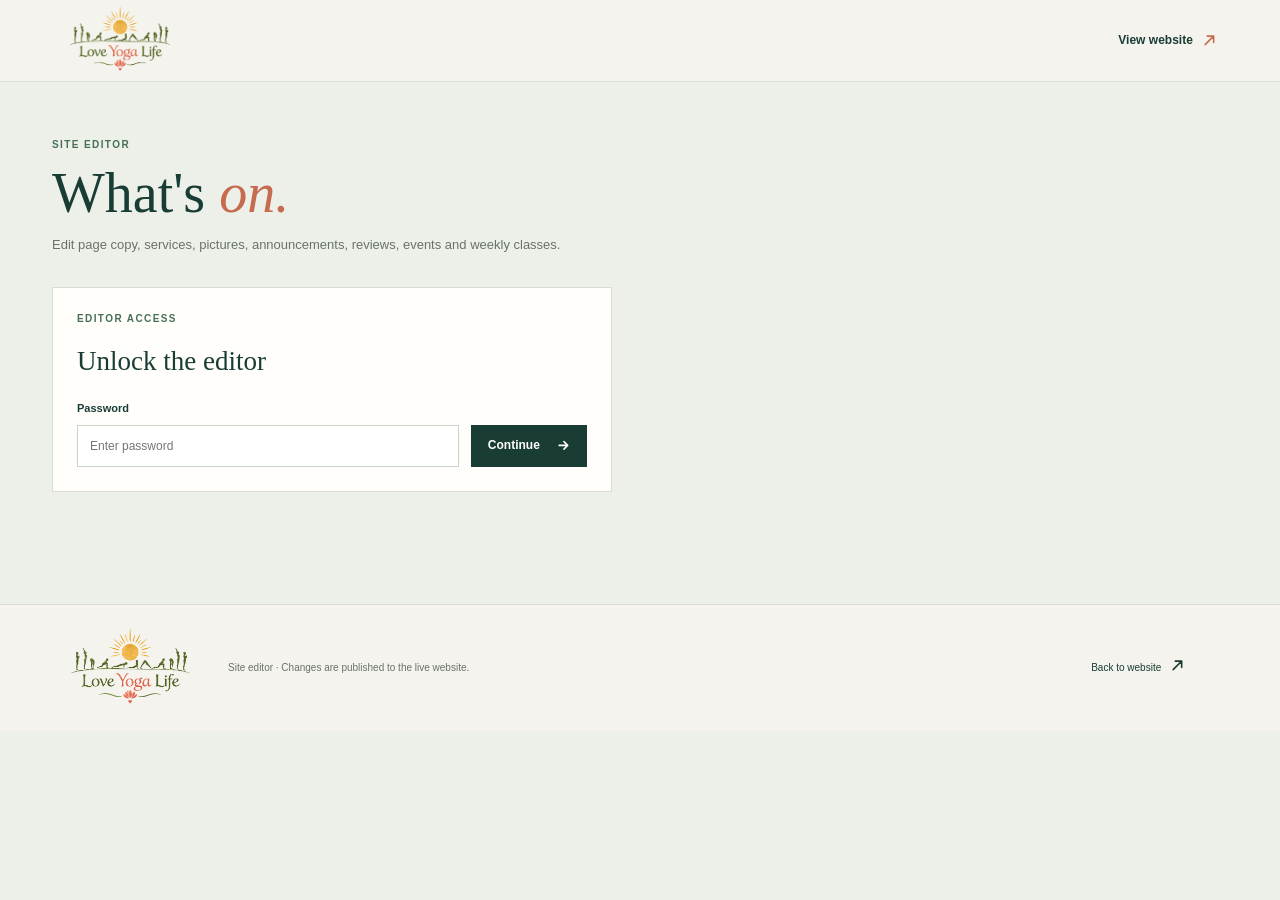
<file: admin.html>
<!doctype html>
<html lang="en-GB">

<head>
    <meta charset="utf-8">
    <meta name="viewport" content="width=device-width, initial-scale=1">
    <meta name="theme-color" content="#193d35">
    <link rel="icon" href="./pics/lotus.svg" type="image/svg+xml">
    <meta name="robots" content="noindex, nofollow">
    <title>Site editor | Love Yoga Life</title>
    <link rel="stylesheet" href="./styles.css?v=20261102-2">
    <script src="./admin.js?v=20261102-1" defer></script>
</head>

<body class="admin-page">
    <header class="site-header admin-header">
        <a class="wordmark" href="./index.html" aria-label="Love Yoga Life home"><img class="brand-logo" src="./pics/logo-transparent.png" alt=""></a>
        <a class="text-link" href="./index.html">View website <svg class="ui-icon" viewBox="0 0 12 12"
                aria-hidden="true" focusable="false"><path d="M2 10 10 2M4 2h6v6"></path></svg></a>
    </header>
    <main class="admin-main">
        <div class="admin-heading">
            <p class="eyebrow">Site editor</p>
            <h1>What's <em>on.</em></h1>
            <p>Edit page copy, services, pictures, announcements, reviews, events and weekly classes.</p>
        </div>

        <section class="admin-access-gate" id="admin-access-gate" aria-labelledby="access-title">
            <p class="eyebrow">Editor access</p>
            <h2 id="access-title">Unlock the editor</h2>
            <form class="admin-access-form" id="access-form">
                <label for="access-password">Password</label>
                <input id="access-password" name="password" type="password" autocomplete="current-password"
                    placeholder="Enter password" required>
                <button class="button button-dark" type="submit" id="access-button">Continue <svg class="ui-icon"
                        viewBox="0 0 12 12" aria-hidden="true" focusable="false"><path
                            d="M2 6h8M6.5 2.5 10 6l-3.5 3.5"></path></svg></button>
            </form>
        </section>

        <div class="admin-status" id="admin-status" role="status" aria-live="polite" hidden></div>

        <div id="editor-content" hidden>
            <nav class="admin-tabs" aria-label="Editor sections" role="tablist">
                <button type="button" class="is-active" data-admin-tab="page" role="tab" aria-selected="true" aria-controls="admin-panel-page">Page text</button>
                <button type="button" data-admin-tab="services" role="tab" aria-selected="false" aria-controls="admin-panel-services">Services</button>
                <button type="button" data-admin-tab="updates" role="tab" aria-selected="false" aria-controls="admin-panel-updates">Updates &amp; schedules</button>
            </nav>

            <div class="admin-panel" id="admin-panel-page" data-admin-panel="page" role="tabpanel">
                <section class="admin-section admin-section-wide" aria-labelledby="page-content-title">
                    <div class="admin-section-heading">
                        <div><p class="eyebrow">Words across the homepage</p><h2 id="page-content-title">Page text</h2></div>
                    </div>
                    <p class="admin-help">Edit the wording below. Heading fields are split so the highlighted italic words keep their styling.</p>
                    <form id="page-content-form" class="admin-form">
                        <div class="page-content-fields" id="page-content-fields"></div>
                        <div class="admin-form-actions"><button class="button button-dark" type="submit">Save page text</button></div>
                    </form>
                </section>
            </div>

            <div class="admin-panel" id="admin-panel-services" data-admin-panel="services" role="tabpanel" hidden>
                <section class="admin-section admin-section-wide" aria-labelledby="service-admin-title">
                    <div class="admin-section-heading">
                        <div><p class="eyebrow">Cards and pop-up details</p><h2 id="service-admin-title">Services</h2></div>
                        <span class="admin-count" id="service-count-admin">0</span>
                    </div>
                    <p class="admin-help">Existing specialist layouts are preserved. New services use the standard card and modal design.</p>
                    <div class="admin-records" id="service-records"></div>
                    <form id="service-form" class="admin-form">
                        <input type="hidden" name="id">
                        <input type="hidden" name="image">
                        <input type="hidden" name="special">
                        <h3 id="service-form-title">Add a service</h3>
                        <div class="admin-form-row">
                            <label>Small category label<input name="label" type="text" maxlength="50" required placeholder="06 / WELLBEING"></label>
                            <label>Card title<input name="title" type="text" maxlength="100" required placeholder="New wellbeing service"></label>
                        </div>
                        <label>Card description<textarea name="summary" rows="3" maxlength="500" required></textarea></label>
                        <div class="admin-form-row">
                            <label>Price or short detail <span>Optional</span><input name="price" type="text" maxlength="100"></label>
                            <label>Card size<select name="wide"><option value="false">Standard</option><option value="true">Wide</option></select></label>
                        </div>
                        <div class="admin-form-row">
                            <label>Modal eyebrow<input name="modalEyebrow" type="text" maxlength="100" placeholder="A little time for yourself"></label>
                            <label>Modal heading<input name="modalTitle" type="text" maxlength="140" required></label>
                        </div>
                        <label>Modal text <span>Separate paragraphs with a blank line</span><textarea name="modalBody" rows="8" maxlength="5000" required></textarea></label>
                        <label>Modal price or final detail <span>Optional</span><input name="modalDetails" type="text" maxlength="240"></label>
                        <div class="admin-form-row">
                            <label>Button label<input name="ctaLabel" type="text" maxlength="80" value="Ask Maureen for details"></label>
                            <label>Button link<input name="ctaHref" type="text" maxlength="300" value="#contact"></label>
                        </div>
                        <fieldset class="admin-image-field">
                            <legend>Card and modal picture</legend>
                            <div class="admin-image-preview" id="service-image-preview"><span>No picture selected</span></div>
                            <label>Choose picture<input name="imageFile" type="file" accept="image/jpeg,image/png,image/webp"></label>
                            <label>Image description<input name="imageAlt" type="text" maxlength="180" placeholder="Describe what is visible in the picture"></label>
                            <div class="admin-form-row">
                                <label>Horizontal focus <span><output id="focal-x-output">50%</output></span><input name="focalX" type="range" min="0" max="100" value="50"></label>
                                <label>Vertical focus <span><output id="focal-y-output">50%</output></span><input name="focalY" type="range" min="0" max="100" value="50"></label>
                            </div>
                        </fieldset>
                        <fieldset class="admin-image-field retreat-gallery-editor" id="retreat-gallery-field" hidden>
                            <legend>Retreat photo galleries</legend>
                            <p class="admin-help">Add, rename, reorder or remove galleries and their pictures. Changes are saved with the retreat service.</p>
                            <div id="retreat-gallery-list"></div>
                            <button class="button button-quiet" type="button" id="add-retreat-gallery">Add a gallery</button>
                        </fieldset>
                        <div class="admin-form-actions"><button class="button button-dark" type="submit">Save service</button><button class="button button-quiet" type="button" data-cancel="service" hidden>Cancel edit</button></div>
                    </form>
                </section>
            </div>

            <div class="admin-columns admin-panel" id="admin-panel-updates" data-admin-panel="updates" role="tabpanel" hidden>
            <section class="admin-section" aria-labelledby="announcement-admin-title">
                <div class="admin-section-heading">
                    <div>
                        <p class="eyebrow">Homepage notice</p>
                        <h2 id="announcement-admin-title">Announcements</h2>
                    </div><span class="admin-count" id="announcement-count">0</span>
                </div>
                <div class="admin-records" id="announcement-records"></div>
                <form id="announcement-form" class="admin-form">
                    <input type="hidden" name="id">
                    <h3 id="announcement-form-title">Add an announcement</h3>
                    <label>Heading<input name="title" type="text" maxlength="100" required
                            placeholder="A note from Maureen"></label>
                    <label>Message<textarea name="message" rows="4" maxlength="500" required
                            placeholder="Share the update with your visitors"></textarea></label>
                    <div class="admin-form-row">
                        <label>Link label <span>Optional</span><input name="linkText" type="text" maxlength="60"
                                placeholder="More details"></label>
                        <label>Link URL <span>Optional</span><input name="link" type="text" inputmode="url"
                                placeholder="https://… or mailto:…"></label>
                    </div>
                    <label class="admin-checkbox"><input name="active" type="checkbox" checked><span>Show this
                            announcement on the homepage</span></label>
                    <div class="admin-form-actions"><button class="button button-dark" type="submit">Save
                            announcement</button><button class="button button-quiet" type="button"
                            data-cancel="announcement" hidden>Cancel edit</button></div>
                </form>
            </section>

            <section class="admin-section" aria-labelledby="review-admin-title">
                <div class="admin-section-heading">
                    <div>
                        <p class="eyebrow">Homepage social proof</p>
                        <h2 id="review-admin-title">Reviews</h2>
                    </div><span class="admin-count" id="review-count-admin">0</span>
                </div>
                <div class="admin-records" id="review-records"></div>
                <form id="review-form" class="admin-form">
                    <input type="hidden" name="id">
                    <h3 id="review-form-title">Add a review</h3>
                    <label>Reviewer name<input name="name" type="text" maxlength="80" required
                            placeholder="First name"></label>
                    <label>Review<textarea name="quote" rows="5" maxlength="3000" required
                            placeholder="Add the review exactly as it should appear"></textarea></label>
                    <div class="admin-form-actions"><button class="button button-dark" type="submit">Save
                            review</button><button class="button button-quiet" type="button" data-cancel="review"
                            hidden>Cancel edit</button></div>
                </form>
            </section>

            <section class="admin-section" aria-labelledby="event-admin-title">
                <div class="admin-section-heading">
                    <div>
                        <p class="eyebrow">Calendar & upcoming list</p>
                        <h2 id="event-admin-title">Events</h2>
                    </div><span class="admin-count" id="event-count-admin">0</span>
                </div>
                <div class="admin-records" id="event-records"></div>
                <form id="event-form" class="admin-form">
                    <input type="hidden" name="id">
                    <h3 id="event-form-title">Add an event</h3>
                    <label>Event name<input name="title" type="text" maxlength="100" required
                            placeholder="Sound bath & chakra meditation"></label>
                    <div class="admin-form-row">
                        <label>Start date<input name="date" type="date" required></label>
                        <label>End date <span>Optional</span><input name="endDate" type="date"></label>
                    </div>
                    <div class="admin-form-row">
                        <label>Time<input name="time" type="text" maxlength="60" required
                                placeholder="6:00–7:00pm"></label>
                        <span></span>
                    </div>
                    <label>Venue<input name="location" type="text" maxlength="140" required
                            placeholder="Venue name and address"></label>
                    <label>Details<textarea name="description" rows="3" maxlength="300"
                            placeholder="Anything visitors should know"></textarea></label>
                    <label>Price<input name="price" type="text" maxlength="80"
                            placeholder="£15 in advance · £18 on the day"></label>
                    <div class="admin-form-actions"><button class="button button-dark" type="submit">Save
                            event</button><button class="button button-quiet" type="button" data-cancel="event"
                            hidden>Cancel edit</button></div>
                </form>
            </section>
            <section class="admin-section admin-section-wide" aria-labelledby="class-admin-title">
                <div class="admin-section-heading">
                    <div>
                        <p class="eyebrow">Weekly timetable</p>
                        <h2 id="class-admin-title">Regular classes</h2>
                    </div><span class="admin-count" id="class-count-admin">0</span>
                </div>
                <div class="admin-records" id="class-records"></div>
                <form id="class-form" class="admin-form">
                    <input type="hidden" name="id">
                    <h3 id="class-form-title">Add a weekly class</h3>
                    <div class="admin-form-row">
                        <label>Day<select name="day" required>
                                <option value="">Choose a day</option>
                                <option>Monday</option>
                                <option>Tuesday</option>
                                <option>Wednesday</option>
                                <option>Thursday</option>
                                <option>Friday</option>
                                <option>Saturday</option>
                                <option>Sunday</option>
                            </select></label>
                        <label>Time<input name="time" type="text" maxlength="50" required
                                placeholder="10:00–11:00"></label>
                    </div>
                    <div class="admin-form-row">
                        <label>Class name<input name="title" type="text" maxlength="100" required
                                placeholder="Gentle Yoga"></label>
                        <label>Venue and details<input name="place" type="text" maxlength="180" required
                                placeholder="Venue, address, online options"></label>
                    </div>
                    <div class="admin-form-actions"><button class="button button-dark" type="submit">Save weekly
                            class</button><button class="button button-quiet" type="button" data-cancel="class"
                            hidden>Cancel edit</button></div>
                </form>
            </section>
            </div>
        </div>

        <div class="admin-publish" id="publish-bar" hidden>
            <div>
                <p class="eyebrow">Ready to share?</p>
                <p>Published changes usually appear on the website within a minute or two.</p>
            </div>
            <button class="button button-dark" type="button" id="publish-button"><svg
                    class="ui-icon ui-icon-leading" viewBox="0 0 12 12" aria-hidden="true" focusable="false"><path
                        d="M6 10V2M2.5 5.5 6 2l3.5 3.5"></path></svg> Publish changes</button>
        </div>
    </main>
    <footer class="site-footer admin-footer"><a class="wordmark wordmark-footer" href="./index.html" aria-label="Love Yoga Life home"><img class="brand-logo" src="./pics/logo-transparent.png" alt=""></a>
        <p>Site editor · Changes are published to the live website.</p><a class="footer-editor" href="./index.html">Back
            to website <svg class="ui-icon" viewBox="0 0 12 12" aria-hidden="true" focusable="false"><path
                    d="M2 10 10 2M4 2h6v6"></path></svg></a>
    </footer>
</body>

</html>
</file>
<file: styles.css>
:root {
    color-scheme: light;
    --forest: #193d35;
    --forest-deep: #112e29;
    --leaf: #466f56;
    --moss: #a9b48a;
    --paper: #f4f3ed;
    --white: #fffefa;
    --ink: #24352e;
    --muted: #68736b;
    --line: #d8ddd3;
    --coral: #c66b50;
    --gold: #e5bb64;
    --serif: 'Fraunces', Georgia, serif;
    --sans: 'DM Sans', sans-serif;
    --page: 1240px;
}

* {
    box-sizing: border-box;
}

html {
    scroll-behavior: smooth;
    scroll-padding-top: 135px;
}

body {
    margin: 0;
    background: var(--paper);
    color: var(--ink);
    font-family: var(--sans);
    font-size: 16px;
    line-height: 1.65;
}

img {
    display: block;
    max-width: 100%;
}

a {
    color: inherit;
}

button {
    font: inherit;
}

::selection {
    color: var(--white);
    background: var(--forest);
}

.skip-link {
    position: absolute;
    top: -60px;
    left: 1rem;
    z-index: 100;
    padding: .7rem 1rem;
    color: white;
    background: var(--forest);
}

.skip-link:focus {
    top: 1rem;
}

.site-header {
    position: sticky;
    top: 0;
    z-index: 50;
    display: grid;
    grid-template-columns: 1fr;
    min-height: 118px;
    align-items: center;
    padding: 0 max(5vw, calc((100vw - var(--page)) / 2));
    color: var(--forest);
    background: var(--paper);
    box-shadow: 0 8px 22px rgba(17, 46, 41, .07);
}

.wordmark {
    display: inline-flex;
    flex: 0 0 auto;
    align-items: center;
    text-decoration: none;
}

.brand-logo {
    display: block;
    width: clamp(145px, 11vw, 165px);
    height: auto;
}

.site-header>.wordmark {
    justify-self: center;
    padding: .55rem 1rem .4rem;
}

.main-nav {
    position: absolute;
    top: 100%;
    right: 0;
    left: 0;
    display: none;
    width: 100%;
    align-items: center;
    justify-content: center;
    gap: clamp(1.4rem, 3vw, 3.5rem);
    padding: .8rem max(5vw, calc((100vw - var(--page)) / 2));
    border-top: 1px solid var(--line);
    border-bottom: 1px solid var(--line);
    background: var(--paper);
    box-shadow: 0 18px 35px rgba(17, 46, 41, .14);
}

.main-nav.is-open {
    display: flex;
}

.main-nav a {
    padding: .55rem 0;
    border-bottom: 0;
    white-space: nowrap;
}

.main-nav a,
.nav-contact {
    font-size: 13px;
    font-weight: 600;
    text-decoration: none;
}

.main-nav a:hover,
.footer-editor:hover {
    color: var(--coral);
}

.nav-contact {
    margin-top: 0;
    padding: .55rem 1rem !important;
    border: 1px solid var(--forest);
    text-align: center;
}

.ui-icon {
    display: inline-block;
    width: .8rem;
    height: .8rem;
    margin-left: .45rem;
    fill: none;
    stroke: currentColor;
    stroke-linecap: round;
    stroke-linejoin: round;
    stroke-width: 1.5;
    vertical-align: -.08em;
}

.ui-icon-only {
    width: 1rem;
    height: 1rem;
    margin-left: 0;
    vertical-align: middle;
}

.ui-icon-leading {
    margin-right: 0;
    margin-left: 0;
}

.menu-toggle {
    position: absolute;
    top: 50%;
    right: max(5vw, calc((100vw - var(--page)) / 2));
    display: grid;
    width: 44px;
    height: 44px;
    align-content: center;
    justify-items: center;
    gap: 6px;
    border: 1px solid var(--forest);
    border-radius: 0;
    background: transparent;
    cursor: pointer;
    transform: translateY(-50%);
}

.menu-toggle span {
    width: 18px;
    height: 1px;
    background: var(--forest);
}

.hero {
    display: grid;
    grid-template-columns: 1fr 1fr;
    min-height: 540px;
    background: var(--forest);
    color: var(--white);
}

.hero-copy {
    width: min(100%, 720px);
    padding: clamp(3.5rem, 6vw, 5.5rem) clamp(2rem, 4vw, 4rem) 3rem max(5vw, calc((100vw - var(--page)) / 2));
    align-self: center;
}

.eyebrow {
    margin: 0 0 .8rem;
    color: var(--leaf);
    font-size: 10px;
    font-weight: 700;
    letter-spacing: .14em;
    line-height: 1.4;
    text-transform: uppercase;
}

.hero .eyebrow {
    color: #d1d9c8;
}

.eyebrow-mark {
    display: inline-block;
    width: 7px;
    height: 7px;
    margin-right: .5rem;
    border-radius: 50%;
    background: var(--gold);
    vertical-align: 1px;
}

h1,
h2,
h3,
p {
    margin-top: 0;
}

h1,
h2,
h3 {
    font-weight: 500;
}

h1,
.section-heading h2,
.about-copy h2,
.sound-bath-copy h2,
.contact-copy h2 {
    font-family: var(--serif);
    letter-spacing: 0;
}

h1 {
    max-width: 590px;
    margin-bottom: 1.2rem;
    font-size: clamp(46px, 4.4vw, 64px);
    line-height: .99;
}

h1 em,
h2 em {
    color: var(--moss);
    font-weight: 500;
}

.prayer-mark {
    display: inline-block;
    margin-left: .16em;
    font-family: "Apple Color Emoji", "Segoe UI Emoji", sans-serif;
    font-size: .48em;
    font-style: normal;
    vertical-align: .18em;
}

.hero-intro {
    max-width: 480px;
    margin-bottom: 1.7rem;
    color: #e1e7dc;
    font-size: 15px;
}

.hero-actions,
.contact-actions {
    display: flex;
    align-items: center;
    gap: 1.5rem;
    flex-wrap: wrap;
}

.button {
    display: inline-flex;
    min-height: 47px;
    align-items: center;
    justify-content: center;
    gap: 1.1rem;
    padding: .7rem 1.05rem;
    font-size: 12px;
    font-weight: 700;
    text-decoration: none;
    transition: transform .2s ease, background .2s ease;
}

.button:hover {
    transform: translateY(-2px);
}

.button-light {
    color: var(--forest);
    background: var(--white);
}

.button-light:hover {
    background: var(--gold);
}

.button-dark {
    color: var(--white);
    background: var(--forest);
}

.button-dark:hover {
    background: var(--leaf);
}

.text-link {
    display: inline-flex;
    align-items: center;
    gap: .65rem;
    color: var(--forest);
    font-size: 12px;
    font-weight: 700;
    text-decoration: none;
}

.button .ui-icon,
.text-link .ui-icon {
    margin-left: 0;
}

.text-link .ui-icon {
    color: var(--coral);
    transition: transform .2s ease;
}

.text-link:hover .ui-icon {
    transform: translate(3px, -2px);
}

.text-link-light {
    color: var(--white);
}

.text-link-light .ui-icon {
    color: var(--gold);
}

.hero-note {
    margin: 2.2rem 0 0;
    color: #c8d5c9;
    font-size: 10px;
}

.hero-image-wrap {
    position: relative;
    min-height: 500px;
    overflow: hidden;
    background-color: var(--forest);
    background-image: url('./pics/hero-original.jpeg');
    background-position: 50% 38%;
    background-size: cover;
}

.hero-image {
    width: 100%;
    height: 100%;
    position: absolute;
    inset: 0;
    object-fit: cover;
    object-position: 50% 38%;
}

.hero-image-wrap::after {
    position: absolute;
    inset: 0;
    content: '';
    background: linear-gradient(90deg, rgba(25, 61, 53, .12), transparent 40%), linear-gradient(0deg, rgba(17, 46, 41, .2), transparent 35%);
}

.image-caption {
    position: absolute;
    z-index: 1;
    right: 1.3rem;
    bottom: 1.1rem;
    color: white;
    font-size: 10px;
}

.hero-stamp {
    position: absolute;
    z-index: 2;
    top: 2rem;
    right: 2rem;
    display: grid;
    width: 82px;
    aspect-ratio: 1;
    place-content: center;
    border: 1px solid rgba(255, 255, 255, .8);
    border-radius: 50%;
    color: white;
    font-family: var(--serif);
    font-size: 16px;
    line-height: 1.05;
    text-align: center;
    transform: rotate(10deg);
}

.announcement-band {
    padding: 1.6rem max(5vw, calc((100vw - var(--page)) / 2));
    background: #e7d6ad;
}

.announcement-copy {
    display: grid;
}

.announcement-item {
    display: grid;
    grid-template-columns: 44px minmax(0, 1fr);
    align-items: center;
    gap: 1.5rem;
}

.announcement-item + .announcement-item {
    margin-top: 1.35rem;
    padding-top: 1.35rem;
    border-top: 1px solid rgba(109, 97, 63, .22);
}

.announcement-icon {
    display: grid;
    width: 44px;
    aspect-ratio: 1;
    place-content: center;
    border: 1px solid rgba(198, 107, 80, .45);
    border-radius: 50%;
}

.announcement-icon img {
    width: 28px;
    height: auto;
}

.announcement-copy .eyebrow {
    margin-bottom: .15rem;
    color: #6d613f;
}

.announcement-copy h2 {
    margin-bottom: .15rem;
    color: var(--forest);
    font-family: var(--serif);
    font-size: 24px;
}

.announcement-item-copy > p {
    margin: 0 0 .45rem;
    color: #4f5547;
    font-size: 13px;
}

.announcement-item-copy > p:last-child {
    margin-bottom: 0;
}

.section-pad {
    padding: clamp(4rem, 8vw, 7rem) max(5vw, calc((100vw - var(--page)) / 2));
}

.events-section {
    background: var(--white);
}

.section-heading {
    display: flex;
    justify-content: space-between;
    align-items: end;
    gap: 2rem;
    margin-bottom: 2.4rem;
}

.section-heading h2,
.about-copy h2,
.sound-bath-copy h2,
.contact-copy h2 {
    margin: 0;
    color: var(--forest);
    font-size: clamp(38px, 4vw, 55px);
    line-height: 1.05;
}

.section-heading h2 em,
.about-copy h2 em {
    color: var(--coral);
}

.section-heading>p {
    max-width: 380px;
    margin-bottom: .25rem;
    color: var(--muted);
    font-size: 13px;
}

.events-layout {
    display: grid;
    grid-template-columns: 1.15fr .85fr;
    border-top: 1px solid var(--line);
    border-bottom: 1px solid var(--line);
}

.calendar-panel {
    padding: 1.5rem 2rem 1.3rem 0;
    border-right: 1px solid var(--line);
}

.calendar-topline,
.event-list-heading {
    display: flex;
    justify-content: space-between;
    align-items: center;
}

.calendar-topline h3,
.event-list-heading h3 {
    margin: 0;
    color: var(--forest);
    font-family: var(--serif);
    font-size: 22px;
}

.calendar-controls {
    display: flex;
    gap: .45rem;
}

.icon-button {
    width: 36px;
    height: 36px;
    border: 1px solid var(--line);
    border-radius: 0;
    color: var(--forest);
    background: transparent;
    cursor: pointer;
}

.icon-button:hover {
    color: white;
    background: var(--forest);
}

.calendar-grid {
    display: grid;
    grid-template-columns: repeat(7, 1fr);
    gap: .3rem;
    margin-top: 1.2rem;
}

.calendar-weekday,
.calendar-day {
    display: grid;
    min-width: 0;
    aspect-ratio: 1.38;
    place-content: center;
    text-align: center;
}

.calendar-weekday {
    color: var(--muted);
    font-size: 10px;
    font-weight: 700;
}

.calendar-day {
    position: relative;
    border: 0;
    color: var(--ink);
    background: transparent;
    font-size: 12px;
    cursor: pointer;
}

.calendar-day:hover {
    outline: 1px solid var(--leaf);
}

.calendar-day.is-outside {
    color: #a8afa5;
}

.calendar-day.is-today {
    font-weight: 700;
}

.calendar-day.is-today::before {
    position: absolute;
    inset: 0;
    width: 26px;
    height: 26px;
    margin: auto;
    border: 1px solid var(--coral);
    border-radius: 50%;
    content: '';
}

.calendar-day.has-event::after,
.calendar-day.has-class::after {
    position: absolute;
    bottom: 12%;
    left: 50%;
    width: 5px;
    height: 5px;
    border-radius: 50%;
    content: '';
    transform: translateX(-50%);
}

.calendar-day.has-event::after {
    background: var(--coral);
}

.calendar-day.has-class::after {
    background: var(--leaf);
}

.calendar-day.has-event.has-class::after {
    width: 5px;
    background: var(--leaf);
    box-shadow: 9px 0 0 var(--coral);
    transform: translateX(-7px);
}

.calendar-day.is-selected {
    color: white;
    background: var(--forest);
}

.calendar-day.is-selected::after {
    background: var(--gold);
}

.calendar-day.is-selected.has-event.has-class::after {
    box-shadow: 9px 0 0 var(--gold);
}

.calendar-legend {
    margin: .7rem 0 0;
    color: var(--muted);
    font-size: 10px;
}

.calendar-legend span {
    display: inline-block;
    width: 6px;
    height: 6px;
    margin: 0 .4rem 1px 0;
    border-radius: 50%;
    background: var(--coral);
}

.calendar-legend .legend-class {
    margin-left: .8rem;
    background: var(--leaf);
}

.calendar-legend .legend-event {
    margin-left: .8rem;
    background: var(--coral);
}

.event-list-panel {
    padding: 1.5rem 0 1.5rem 2rem;
}

.event-list-heading {
    margin-bottom: 1rem;
}

.event-list-heading>span {
    color: var(--muted);
    font-size: 11px;
}

.event-list {
    display: grid;
    gap: .8rem;
}

.event-card {
    display: grid;
    grid-template-columns: 53px 1fr;
    gap: .9rem;
    padding: .8rem 0;
    border-top: 1px solid var(--line);
}

.event-date {
    display: grid;
    width: 52px;
    height: 55px;
    align-content: center;
    justify-items: center;
    color: var(--forest);
    background: #eff1e9;
    line-height: 1.1;
}

.event-date strong {
    font-family: var(--serif);
    font-size: 21px;
    font-weight: 500;
}

.event-date span {
    margin-top: .2rem;
    font-size: 9px;
    font-weight: 700;
    text-transform: uppercase;
}

.event-card h4 {
    margin: 0 0 .15rem;
    color: var(--forest);
    font-size: 13px;
}

.event-card p {
    margin: 0;
    color: var(--muted);
    font-size: 11px;
    line-height: 1.5;
}

.event-card .event-detail {
    margin-top: .25rem;
}

.event-empty {
    padding: 1rem 0;
    color: var(--muted);
    font-size: 12px;
}

.classes-section {
    background: #ebeee5;
}

.class-photo {
    position: relative;
    width: min(100%, 720px);
    height: auto;
    margin: 0 auto clamp(2rem, 5vw, 4.5rem);
    overflow: hidden;
    background: #d8ded2;
}

.class-photo img {
    width: 100%;
    height: auto;
}

.class-photo figcaption {
    position: absolute;
    right: 1.2rem;
    bottom: 1rem;
    padding: .35rem .55rem;
    color: white;
    background: rgba(17, 46, 41, .72);
    font-size: 10px;
}

.class-layout {
    display: grid;
    grid-template-columns: 1.35fr .65fr;
    align-items: stretch;
    gap: clamp(2rem, 6vw, 6rem);
}

.schedule-label {
    display: flex;
    justify-content: space-between;
    padding: 0 0 .7rem;
    border-bottom: 1px solid var(--forest);
    color: var(--forest);
    font-size: 10px;
    font-weight: 700;
    text-transform: uppercase;
}

.schedule-item {
    display: grid;
    grid-template-columns: 95px 100px 1fr;
    gap: 1rem;
    align-items: start;
    padding: .95rem 0;
    border-bottom: 1px solid #d4dbce;
}

.schedule-day {
    color: var(--coral);
    font-size: 11px;
    font-weight: 700;
    text-transform: uppercase;
}

.schedule-time {
    color: var(--forest);
    font-size: 11px;
    font-weight: 700;
}

.schedule-details strong {
    display: block;
    color: var(--forest);
    font-size: 12px;
    font-weight: 700;
}

.schedule-details span {
    display: block;
    color: var(--muted);
    font-size: 11px;
    line-height: 1.5;
}

.schedule-note {
    margin: .8rem 0 0;
    color: var(--muted);
    font-size: 10px;
}

.price-panel {
    position: relative;
    padding: 2rem;
    overflow: hidden;
    color: var(--white);
    background: var(--leaf);
}

.price-sun {
    position: absolute;
    top: -1rem;
    right: 1rem;
    width: 115px;
    opacity: .12;
}

.price-sun img {
    width: 100%;
    height: auto;
    filter: brightness(0) invert(1);
}

.price-panel .eyebrow {
    position: relative;
    color: #e1e8d7;
}

.price-panel h3 {
    position: relative;
    margin: 0 0 1.5rem;
    font-family: var(--serif);
    font-size: 32px;
    line-height: 1.1;
}

.price-list {
    position: relative;
    margin: 0 0 1rem;
}

.price-list div {
    display: flex;
    justify-content: space-between;
    padding: .5rem 0;
    border-bottom: 1px solid rgba(255, 255, 255, .25);
    font-size: 12px;
}

.price-list dt,
.price-list dd {
    margin: 0;
}

.price-list dd {
    font-weight: 700;
}

.price-footnote {
    position: relative;
    margin: 0 0 1.2rem;
    color: #e1e8d7;
    font-size: 10px;
}

.price-panel .text-link {
    color: white;
}

.price-panel .text-link .ui-icon {
    color: var(--gold);
}

.quote-band {
    display: grid;
    justify-items: center;
    padding: 4.5rem 5vw 4rem;
    color: var(--white);
    background-color: var(--coral);
    background-image: radial-gradient(rgba(255, 255, 255, .1) .8px, transparent .8px);
    background-size: 13px 13px;
    text-align: center;
}

.quote-mark {
    height: 44px;
    color: #f0c598;
    font-family: var(--serif);
    font-size: 76px;
    line-height: .8;
}

.quote-band blockquote {
    max-width: 760px;
    margin: .8rem 0 1rem;
    font-family: var(--serif);
    font-size: clamp(24px, 3vw, 36px);
    line-height: 1.25;
}

.quote-band p {
    margin: 0;
    color: #f8e7d9;
    font-size: 10px;
    font-weight: 700;
    letter-spacing: .14em;
    text-transform: uppercase;
}

.testimonials-section {
    background: #f0eee6;
}

.testimonial-list {
    display: grid;
    grid-template-columns: repeat(3, 1fr);
    gap: 2rem;
}

.testimonial-list[hidden],
.testimonial-carousel[hidden] {
    display: none;
}

.testimonial-list blockquote,
.testimonial-carousel blockquote {
    margin: 0;
    padding-top: 1rem;
    border-top: 1px solid var(--leaf);
}

.testimonial-list blockquote p,
.testimonial-carousel blockquote p {
    margin: 0 0 1rem;
    color: var(--forest);
    font-family: var(--serif);
    font-size: 19px;
    line-height: 1.4;
}

.testimonial-list footer,
.testimonial-carousel footer {
    color: var(--forest);
    font-size: 10px;
    font-weight: 700;
}

.testimonial-carousel {
    margin-top: 2.5rem;
}

.testimonial-carousel-heading {
    display: flex;
    align-items: baseline;
    justify-content: space-between;
    gap: 1rem;
    margin-bottom: .75rem;
}

.testimonial-carousel-heading h3 {
    margin: 0;
    color: var(--forest);
    font-family: var(--serif);
    font-size: 25px;
}

.testimonial-carousel-count {
    color: var(--forest);
    font-size: 10px;
    font-weight: 700;
    letter-spacing: .1em;
}

.testimonial-carousel-frame {
    display: grid;
    grid-template-columns: auto minmax(0, 1fr) auto;
    align-items: center;
    gap: 1rem;
}

.testimonial-carousel-viewport {
    height: var(--testimonial-gallery-height, 250px);
    padding: 1.25rem;
    overflow-y: auto;
    border: 1px solid var(--line);
    background: rgba(255, 255, 255, .5);
    overscroll-behavior: contain;
    scrollbar-color: var(--leaf) transparent;
    touch-action: pan-y;
}

.testimonial-carousel-viewport:focus-visible {
    outline: 3px solid rgba(25, 61, 53, .25);
    outline-offset: 3px;
}

.testimonial-carousel-viewport blockquote {
    max-width: 760px;
    margin-inline: auto;
}

.testimonial-carousel-control {
    display: grid;
    width: 44px;
    height: 44px;
    padding: 0;
    place-items: center;
    border: 1px solid var(--forest);
    border-radius: 50%;
    color: var(--forest);
    background: transparent;
    cursor: pointer;
}

.testimonial-carousel-control:hover,
.testimonial-carousel-control:focus-visible {
    color: white;
    background: var(--forest);
}

.testimonial-carousel-control .ui-icon {
    display: block;
    width: 16px;
    height: 16px;
    margin: 0;
    vertical-align: 0;
}

.testimonial-actions {
    display: flex;
    justify-content: center;
    flex-wrap: wrap;
    gap: 1rem;
    margin-top: 2.5rem;
}

.services-section {
    background: var(--white);
}

.service-grid {
    display: grid;
    grid-template-columns: repeat(3, 1fr);
    gap: 1.1rem;
}

.service-card {
    min-width: 0;
    border: 1px solid var(--line);
    background: var(--white);
}

.service-dialog {
    position: fixed;
    inset: 50% auto auto 50%;
    width: min(960px, calc(100vw - 48px));
    max-width: none;
    max-height: min(760px, calc(100dvh - 48px));
    margin: 0;
    padding: 0;
    overflow: auto;
    border: 0;
    color: var(--ink);
    background: var(--paper);
    box-shadow: 0 24px 80px rgba(17, 46, 41, .28);
    transform: translate(-50%, -50%);
}

.service-dialog::backdrop {
    background: rgba(17, 34, 29, .68);
    backdrop-filter: blur(3px);
}

.service-dialog-layout {
    display: grid;
    min-height: 510px;
    grid-template-columns: .9fr 1.1fr;
}

.service-dialog-image {
    position: relative;
    min-height: 100%;
    overflow: hidden;
    background: #dce3d8;
}

.service-dialog-image img {
    position: absolute;
    inset: 0;
    width: 100%;
    height: 100%;
    object-fit: cover;
}

#private-yoga-dialog .service-dialog-image img {
    object-position: 55% 50%;
}

#reiki-dialog .service-dialog-image img {
    object-position: 50% 48%;
}

#bowl-dialog .service-dialog-image img {
    object-position: 50% 48%;
}

#sound-bath-dialog .service-dialog-image img {
    object-position: 50% 45%;
}

#retreat-dialog .service-dialog-image img {
    object-position: 52% 50%;
}

#retreat-dialog {
    width: min(1080px, calc(100vw - 48px));
}

.service-dialog-copy {
    position: relative;
    align-self: center;
    padding: clamp(2rem, 4vw, 4rem);
}

.service-dialog-copy h2 {
    max-width: 480px;
    margin: 0 2rem 1.1rem 0;
    color: var(--forest);
    font-family: var(--serif);
    font-size: clamp(34px, 4vw, 48px);
    line-height: 1.05;
}

.service-dialog-copy > p:not(.eyebrow) {
    max-width: 500px;
    margin-bottom: .9rem;
    color: #51584d;
    font-size: 13px;
}

.retreat-option {
    max-width: 500px;
    margin: 1.1rem 0;
}

.retreat-option h3 {
    margin: 0 0 .3rem;
    color: var(--forest);
    font-family: var(--serif);
    font-size: 20px;
}

.retreat-option p {
    margin: 0;
    color: #51584d;
    font-size: 13px;
}

.retreat-leaflet-link {
    display: inline-flex;
    align-items: center;
    gap: .35rem;
    margin-top: .65rem;
    color: var(--forest);
    font-size: 12px;
    font-weight: 700;
    text-decoration-thickness: 1px;
    text-underline-offset: 3px;
}

.retreat-leaflet-link:hover,
.retreat-leaflet-link:focus-visible {
    color: var(--terracotta);
}

.retreat-leaflet-link .ui-icon {
    width: 13px;
    height: 13px;
}

.retreat-galleries {
    display: grid;
    grid-column: 1 / -1;
    grid-template-columns: repeat(2, minmax(0, 1fr));
    gap: clamp(1.25rem, 3vw, 2.5rem);
    padding: 0 clamp(1.5rem, 4vw, 4rem) clamp(2rem, 4vw, 4rem);
}

.retreat-gallery {
    min-width: 0;
}

.retreat-gallery-heading {
    display: flex;
    align-items: baseline;
    justify-content: space-between;
    gap: 1rem;
    margin-bottom: .65rem;
}

.retreat-gallery-heading h3 {
    margin: 0;
    color: var(--forest);
    font-family: var(--serif);
    font-size: 24px;
}

.retreat-gallery-heading span {
    color: #687068;
    font-size: 9px;
    font-weight: 700;
    letter-spacing: .12em;
    text-transform: uppercase;
}

.retreat-slideshow {
    position: relative;
    overflow: hidden;
    border: 1px solid var(--line);
    background: #dce3d8;
    touch-action: pan-y;
}

.retreat-slideshow:focus-visible {
    outline: 3px solid rgba(25, 61, 53, .35);
    outline-offset: 3px;
}

.retreat-slides {
    aspect-ratio: 4 / 3;
}

.retreat-slide {
    display: block;
    width: 100%;
    height: 100%;
    object-fit: contain;
    background: #dce3d8;
}

.retreat-slide[hidden] {
    display: none;
}

.slideshow-control {
    position: absolute;
    top: 50%;
    display: grid;
    width: 42px;
    height: 42px;
    padding: 0;
    place-items: center;
    border: 0;
    border-radius: 50%;
    color: var(--forest);
    background: rgba(255, 255, 255, .9);
    box-shadow: 0 3px 16px rgba(17, 46, 41, .18);
    transform: translateY(-50%);
    cursor: pointer;
}

.slideshow-control:hover,
.slideshow-control:focus-visible {
    color: white;
    background: var(--forest);
}

.slideshow-control svg {
    display: block;
    width: 14px;
    height: 14px;
    margin: 0;
    fill: none;
    stroke: currentColor;
    stroke-linecap: round;
    stroke-linejoin: round;
    stroke-width: 1.5;
    vertical-align: 0;
}

.slideshow-previous {
    left: .75rem;
}

.slideshow-next {
    right: .75rem;
}

.slideshow-count {
    position: absolute;
    right: .75rem;
    bottom: .75rem;
    padding: .35rem .55rem;
    border-radius: 20px;
    color: white;
    background: rgba(17, 46, 41, .78);
    font-size: 10px;
    font-weight: 700;
    letter-spacing: .08em;
}

.service-dialog-copy .button {
    margin-top: .5rem;
}

.dialog-close {
    position: absolute;
    top: 1rem;
    right: 1rem;
    display: grid;
    width: 40px;
    height: 40px;
    place-items: center;
    border: 1px solid var(--line);
    color: var(--forest);
    background: var(--white);
    font-size: 24px;
    line-height: 1;
    cursor: pointer;
}

.dialog-close:hover {
    color: white;
    background: var(--forest);
}

.service-open {
    padding: 0;
    border: 0;
    background: transparent;
    text-align: left;
    cursor: pointer;
}

.service-photo {
    position: relative;
    min-height: 180px;
}

.service-photo img,
.wide-image img {
    position: absolute;
    inset: 0;
    width: 100%;
    height: 100%;
    object-fit: cover;
}

.service-photo-yoga img {
    object-position: 56% 50%;
}

.service-photo-reiki img {
    object-position: 50% 48%;
}

.service-photo-bowls img {
    object-position: 50% 48%;
}

.wide-image img {
    object-position: 50% 45%;
}

.wide-image-retreats img {
    object-position: 50% 40%;
}

.service-card-retreats .wide-image {
    order: 2;
}

.service-card-body {
    padding: 1.4rem;
}

.service-details {
    margin: .4rem 0 .8rem;
    color: var(--muted);
    font-size: 11px;
}

.service-details summary {
    width: fit-content;
    color: var(--forest);
    font-size: 10px;
    font-weight: 700;
    cursor: pointer;
}

.service-details p {
    min-height: 0;
    margin: .55rem 0;
    font-size: 11px;
}

.service-number {
    color: var(--coral);
    font-size: 9px;
    font-weight: 700;
    letter-spacing: .13em;
}

.service-card h3 {
    margin: .7rem 0 .5rem;
    color: var(--forest);
    font-family: var(--serif);
    font-size: 24px;
    line-height: 1.1;
}

.service-card p {
    min-height: 66px;
    margin-bottom: .85rem;
    color: var(--muted);
    font-size: 11px;
    line-height: 1.65;
}

.service-card p.service-price {
    min-height: auto;
    margin-top: -.25rem;
    color: var(--forest);
    font-weight: 700;
}

.service-card .text-link {
    font-size: 10px;
}

.service-icon {
    display: grid;
    min-height: 180px;
    place-content: center;
    color: var(--forest);
    background: #e7d6ad;
    font-family: var(--serif);
    font-size: 64px;
}

.service-icon-sound {
    color: white;
    background: var(--leaf);
    font-size: 78px;
}

.service-card-wide {
    display: grid;
    grid-column: 1 / -1;
    grid-template-columns: 1fr 1fr;
}

.wide-image {
    position: relative;
    min-height: 260px;
    overflow: hidden;
}

.service-card-wide .service-card-body {
    align-self: center;
    padding: clamp(1.5rem, 4vw, 3.4rem);
}

.service-card-wide .service-card-body p {
    max-width: 450px;
    min-height: auto;
}

.sound-bath-section {
    display: grid;
    grid-template-columns: 1fr 1fr;
    min-height: 460px;
    background: #e7d6ad;
}

.sound-bath-image {
    position: relative;
    min-height: 420px;
    overflow: hidden;
}

.sound-bath-image img {
    width: 100%;
    height: 100%;
    position: absolute;
    inset: 0;
    object-fit: cover;
}

.sound-bath-image .image-caption {
    color: white;
}

.sound-bath-copy {
    align-self: center;
    max-width: 620px;
    padding: 4rem clamp(2rem, 7vw, 6.5rem);
}

.sound-bath-copy .eyebrow {
    color: #6d613f;
}

.sound-bath-copy h2 {
    margin-bottom: 1rem;
}

.sound-bath-copy h2 em {
    color: var(--coral);
}

.sound-bath-copy>p:not(.eyebrow) {
    max-width: 470px;
    color: #51584d;
    font-size: 13px;
}

.sound-bath-copy .sound-bath-practical {
    color: var(--forest);
    font-size: 11px;
    font-weight: 700;
}

.sound-bath-copy .service-details {
    max-width: 470px;
    margin: .7rem 0 1rem;
}

.sound-bath-copy .button {
    margin-top: .6rem;
}

.about-section {
    display: grid;
    grid-template-columns: .9fr 1.1fr;
    align-items: start;
    gap: clamp(3rem, 8vw, 8rem);
    background: var(--paper);
}

.about-image-wrap {
    position: relative;
    min-height: 410px;
}

.about-image-wrap img {
    width: 100%;
    height: 410px;
    object-fit: cover;
    object-position: 42% 40%;
}

.about-image-note {
    position: absolute;
    right: -1rem;
    bottom: 1.5rem;
    padding: .8rem 1rem;
    color: white;
    background: var(--coral);
    font-family: var(--serif);
    font-size: 16px;
    line-height: 1.2;
}

.about-copy {
    max-width: 530px;
}

.about-copy h2 {
    margin-bottom: 1.3rem;
}

.about-body {
    margin-bottom: 1rem;
    color: var(--muted);
    font-size: 13px;
}

.about-copy .text-link {
    margin-top: .6rem;
}

.about-copy>p.about-signoff {
    margin: 1.5rem 0 .8rem;
    color: var(--forest);
    font-family: var(--serif);
    font-size: 18px;
    line-height: 1.5;
}

.about-signoff span {
    font-style: italic;
}

.first-class-section {
    background: #e4e9df;
}

.first-class-grid {
    display: grid;
    grid-template-columns: repeat(3, 1fr);
    gap: 2rem;
}

.first-class-grid article {
    padding-top: 1rem;
    border-top: 1px solid var(--leaf);
}

.first-class-grid article>span {
    color: var(--coral);
    font-size: 10px;
    font-weight: 700;
}

.first-class-grid h3 {
    margin: .7rem 0 .4rem;
    color: var(--forest);
    font-family: var(--serif);
    font-size: 23px;
}

.first-class-grid p {
    max-width: 300px;
    margin: 0;
    color: var(--muted);
    font-size: 12px;
}

.contact-section {
    display: grid;
    grid-template-columns: 1fr .5fr;
    align-items: center;
    gap: 2rem;
    padding: 5rem max(5vw, calc((100vw - var(--page)) / 2));
    color: var(--white);
    background: var(--forest);
}

.contact-copy {
    max-width: 670px;
}

.contact-copy .eyebrow {
    color: #cbd6c6;
}

.contact-copy h2 {
    margin-bottom: 1rem;
    color: white;
}

.contact-copy h2 em {
    color: var(--gold);
}

.contact-copy>p:not(.eyebrow) {
    max-width: 480px;
    color: #d9e1d6;
    font-size: 13px;
}

.contact-actions {
    margin-top: 1.3rem;
}

.contact-aside {
    display: grid;
    justify-items: center;
    text-align: center;
}

.contact-flower {
    display: block;
    width: 72px;
}

.contact-flower img {
    width: 100%;
    height: auto;
}

.contact-aside p {
    margin: .7rem 0;
    font-family: var(--serif);
    font-size: 24px;
    line-height: 1.2;
}

.contact-aside>span:last-child {
    color: #cbd6c6;
    font-size: 10px;
}

.site-footer {
    display: grid;
    grid-template-columns: auto 1fr auto auto;
    align-items: center;
    gap: 2rem;
    min-height: 100px;
    padding: 1.2rem max(5vw, calc((100vw - var(--page)) / 2));
    color: var(--forest);
    background: var(--paper);
}

.wordmark-footer .brand-logo {
    width: 132px;
}

.site-footer>p {
    margin: 0;
    color: var(--muted);
    font-size: 10px;
}

.footer-editor,
.footer-copy {
    font-size: 10px;
    text-decoration: none;
}

.footer-copy {
    color: var(--muted);
}

@media (min-width: 1500px) {
    .hero-copy {
        padding-left: calc((100vw - var(--page)) / 2);
    }
}

@media (max-width: 900px) {
    .hero-copy {
        padding-left: 2rem;
    }

    .section-pad {
        padding-right: 2rem;
        padding-left: 2rem;
    }

    .announcement-band,
    .contact-section,
    .site-footer {
        padding-right: 2rem;
        padding-left: 2rem;
    }

    .class-layout {
        gap: 2rem;
    }

    .schedule-item {
        grid-template-columns: 75px 90px 1fr;
        gap: .6rem;
    }

    .service-grid {
        gap: .8rem;
    }

    .service-card-body {
        padding: 1.1rem;
    }

    .sound-bath-copy {
        padding: 3rem;
    }

    .about-section {
        gap: 3rem;
    }
}

@media (max-width: 680px) {
    html {
        scroll-padding-top: 96px;
    }

    .site-header {
        grid-template-columns: 1fr auto;
        min-height: 86px;
        padding: 0 1.1rem;
    }

    .site-header>.wordmark {
        justify-self: start;
        padding: .4rem 0;
    }

    .site-header .brand-logo {
        width: 112px;
    }

    .site-footer .brand-logo {
        width: 112px;
    }

    .menu-toggle {
        right: 1.1rem;
        width: 42px;
        height: 42px;
    }

    .menu-toggle span {
        width: 17px;
        height: 1px;
        background: var(--forest);
    }

    .main-nav {
        top: 86px;
        right: 0;
        left: 0;
        width: 100%;
        align-items: stretch;
        gap: 0;
        padding: .5rem 1.1rem 1rem;
    }

    .main-nav.is-open {
        display: grid;
    }

    .main-nav a {
        padding: .75rem 0;
        border-bottom: 1px solid var(--line);
        white-space: normal;
    }

    .main-nav .nav-contact {
        margin-top: .5rem;
        padding: .65rem;
        border: 1px solid var(--forest);
        text-align: center;
    }

    .hero {
        grid-template-columns: 1fr;
    }

    .hero-copy {
        padding: 3.5rem 1.3rem 2.5rem;
    }

    h1 {
        max-width: 450px;
        font-size: 46px;
    }

    .hero-intro {
        font-size: 14px;
    }

    .hero-note {
        margin-top: 1.5rem;
    }

    .hero-image-wrap {
        min-height: 320px;
        background-position: 50% 34%;
    }

    .hero-image {
        object-position: 50% 34%;
    }

    .hero-stamp {
        top: 1.1rem;
        right: 1.1rem;
        width: 68px;
        font-size: 14px;
    }

    .announcement-band {
        padding: 1.25rem;
    }

    .announcement-item {
        grid-template-columns: 36px minmax(0, 1fr);
        align-items: start;
        gap: 1rem;
    }

    .announcement-icon {
        width: 36px;
        font-size: 18px;
    }

    .section-pad {
        padding: 3.8rem 1.25rem;
    }

    .section-heading {
        display: block;
        margin-bottom: 1.7rem;
    }

    .section-heading h2,
    .about-copy h2,
    .sound-bath-copy h2,
    .contact-copy h2 {
        font-size: 42px;
    }

    .section-heading>p {
        margin: .8rem 0 0;
    }

    .events-layout {
        grid-template-columns: 1fr;
    }

    .calendar-panel {
        padding: 1.2rem 0 1rem;
        border-right: 0;
    }

    .event-list-panel {
        padding: 1.1rem 0 1.3rem;
        border-top: 1px solid var(--line);
    }

    .calendar-day {
        aspect-ratio: 1.25;
    }

    .class-layout {
        grid-template-columns: 1fr;
        gap: 1.7rem;
    }

    .class-photo {
        width: 100%;
        height: auto;
        margin-bottom: 2rem;
    }

    .schedule-item {
        grid-template-columns: 58px 92px 1fr;
        gap: .5rem;
        padding: .85rem 0;
    }

    .schedule-day,
    .schedule-time {
        font-size: 10px;
    }

    .schedule-details strong {
        font-size: 11px;
    }

    .schedule-details span {
        font-size: 10px;
    }

    .schedule-label {
        font-size: 9px;
    }

    .price-panel {
        padding: 1.7rem;
    }

    .quote-band {
        padding: 3.5rem 1.5rem;
    }

    .testimonial-list {
        grid-template-columns: 1fr;
        gap: 1.5rem;
    }

    .testimonial-carousel-frame {
        gap: .45rem;
    }

    .testimonial-carousel-control {
        width: 40px;
        height: 40px;
    }

    .testimonial-carousel-viewport {
        padding: 1rem;
    }

    .service-grid {
        grid-template-columns: 1fr;
    }

    .service-card {
        display: grid;
        grid-template-columns: 34% 1fr;
    }

    .service-photo,
    .service-icon {
        min-height: 100%;
    }

    .service-photo-yoga img {
        object-position: 60% 50%;
    }

    #singing-bowls {
        grid-template-columns: 1fr;
    }

    #singing-bowls .service-photo {
        min-height: 210px;
    }

    .service-photo-bowls img {
        object-position: 50% 90%;
    }

    .wide-image img,
    #sound-bath-dialog .service-dialog-image img {
        object-position: 50% 42%;
    }

    #sound-baths .wide-image img {
        object-position: 50% 82%;
    }

    .service-card-body {
        padding: 1rem;
    }

    .service-card h3 {
        font-size: 21px;
    }

    .service-card p {
        min-height: 0;
    }

    .service-card-wide {
        grid-column: auto;
        grid-template-columns: 1fr;
    }

    .wide-image {
        min-height: 200px;
    }

    .service-card-wide .service-card-body {
        padding: 1.3rem;
    }

    .service-card-retreats .wide-image {
        order: 0;
    }

    .wide-image-retreats img,
    #retreat-dialog .service-dialog-image img {
        object-position: 50% 42%;
    }

    .sound-bath-section {
        grid-template-columns: 1fr;
    }

    .sound-bath-image {
        min-height: 280px;
    }

    .sound-bath-copy {
        padding: 3rem 1.25rem;
    }

    .about-section {
        grid-template-columns: 1fr;
        gap: 2rem;
    }

    .about-image-wrap {
        min-height: 300px;
        margin-right: .7rem;
    }

    .about-image-wrap img {
        height: 300px;
    }

    .about-image-note {
        right: -.7rem;
        bottom: 1rem;
    }

    .first-class-grid {
        grid-template-columns: 1fr;
        gap: 1.5rem;
    }

    .first-class-grid p {
        max-width: 440px;
    }

    .contact-section {
        grid-template-columns: 1fr;
        padding: 3.5rem 1.25rem;
    }

    .contact-aside {
        display: none;
    }

    .site-footer {
        grid-template-columns: 1fr auto;
        gap: .75rem 1rem;
        padding: 1.3rem 1.25rem;
    }

    .site-footer>p {
        grid-column: 1;
    }

    .footer-editor {
        grid-column: 2;
        grid-row: 1;
    }

    .footer-copy {
        grid-column: 2;
        grid-row: 2;
    }
}

@media (prefers-reduced-motion: reduce) {

    *,
    *::before,
    *::after {
        scroll-behavior: auto !important;
        transition-duration: .01ms !important;
    }
}

.admin-page {
    min-height: 100vh;
    background: #edf0e8;
}

.admin-header {
    position: relative;
    display: flex;
    min-height: 82px;
    justify-content: space-between;
    padding: 0 max(5vw, calc((100vw - var(--page)) / 2));
    border-bottom: 1px solid var(--line);
    box-shadow: none;
}

.admin-header>.wordmark {
    justify-self: auto;
    padding: 0;
}

.admin-header .brand-logo {
    width: 112px;
}

.admin-main {
    max-width: var(--page);
    margin: 0 auto;
    padding: 3.5rem 2rem 5rem;
}

.admin-heading {
    max-width: 660px;
    margin-bottom: 2rem;
}

.admin-heading h1 {
    margin: 0 0 .8rem;
    color: var(--forest);
    font-family: var(--serif);
    font-size: 56px;
    line-height: 1;
}

.admin-heading h1 em {
    color: var(--coral);
}

.admin-heading>p:last-child {
    color: var(--muted);
    font-size: 13px;
}

.admin-page [hidden] {
    display: none !important;
}

.admin-access-gate {
    max-width: 560px;
    margin: 2rem 0;
    padding: 1.5rem;
    border: 1px solid var(--line);
    background: var(--white);
}

.admin-access-gate h2 {
    margin: 0 0 1rem;
    color: var(--forest);
    font-family: var(--serif);
    font-size: 27px;
}

.admin-access-form {
    display: grid;
    grid-template-columns: 1fr auto;
    align-items: end;
    gap: .45rem .75rem;
}

.admin-access-form label {
    grid-column: 1 / -1;
    color: var(--forest);
    font-size: 11px;
    font-weight: 700;
}

.admin-access-form input {
    width: 100%;
    min-height: 42px;
    padding: .65rem .75rem;
    border: 1px solid #cbd3c8;
    border-radius: 0;
    color: var(--ink);
    background: #fff;
    font: 12px var(--sans);
}

.admin-access-form input:focus {
    outline: 2px solid var(--leaf);
    outline-offset: 1px;
}

.admin-access-form .button {
    min-height: 42px;
    border: 0;
    cursor: pointer;
}

.admin-access-form .button:disabled {
    opacity: .6;
    cursor: progress;
}

.admin-section-heading h2 {
    margin: 0;
    color: var(--forest);
    font-family: var(--serif);
    font-size: 27px;
}

.admin-section-heading .eyebrow {
    margin-bottom: .2rem;
}

.admin-form label {
    display: grid;
    gap: .35rem;
    color: var(--forest);
    font-size: 11px;
    font-weight: 700;
}

.admin-form label span {
    margin-left: .35rem;
    color: var(--muted);
    font-size: 10px;
    font-weight: 400;
}

.admin-form input:not([type="checkbox"]),
.admin-form textarea {
    width: 100%;
    min-height: 42px;
    padding: .65rem .75rem;
    border: 1px solid #cbd3c8;
    border-radius: 0;
    color: var(--ink);
    background: #fff;
    font: 12px var(--sans);
}

.admin-form select {
    width: 100%;
    min-height: 42px;
    padding: .65rem .75rem;
    border: 1px solid #cbd3c8;
    border-radius: 0;
    color: var(--ink);
    background: #fff;
    font: 12px var(--sans);
}

.admin-form textarea {
    min-height: 90px;
    resize: vertical;
}

.admin-form input:focus,
.admin-form textarea:focus {
    outline: 2px solid var(--leaf);
    outline-offset: 1px;
}

.admin-status {
    margin: 1rem 0 2rem;
    padding: .85rem 1rem;
    border-left: 3px solid var(--gold);
    color: var(--forest);
    background: #f5eacb;
    font-size: 12px;
}

.admin-status.is-success {
    border-color: var(--leaf);
    background: #dce9dc;
}

.admin-status.is-error {
    border-color: var(--coral);
    background: #f5e1d9;
}

.admin-tabs {
    display: flex;
    gap: .45rem;
    margin-bottom: 1.5rem;
    padding-bottom: .7rem;
    overflow-x: auto;
    border-bottom: 1px solid var(--line);
}

.admin-tabs button {
    min-height: 40px;
    padding: .65rem 1rem;
    border: 1px solid var(--line);
    color: var(--forest);
    background: var(--white);
    font: 700 11px var(--sans);
    white-space: nowrap;
    cursor: pointer;
}

.admin-tabs button:hover,
.admin-tabs button.is-active {
    border-color: var(--forest);
    color: white;
    background: var(--forest);
}

.admin-panel {
    min-width: 0;
}

.admin-help {
    margin: -.25rem 0 1.25rem;
    color: var(--muted);
    font-size: 11px;
}

.page-content-fields {
    display: grid;
    gap: 1.5rem;
}

.page-field-group {
    display: grid;
    grid-template-columns: repeat(2, minmax(0, 1fr));
    gap: .8rem;
    padding: 1rem;
    border: 1px solid var(--line);
    background: #f7f8f4;
}

.page-field-group h3 {
    grid-column: 1 / -1;
    font-size: 22px;
}

.page-field-group .is-wide {
    grid-column: 1 / -1;
}

.admin-image-field {
    display: grid;
    gap: .85rem;
    margin: .2rem 0;
    padding: 1rem;
    border: 1px solid var(--line);
}

.admin-image-field legend {
    padding: 0 .35rem;
    color: var(--forest);
    font: 700 11px var(--sans);
}

.admin-image-preview {
    display: grid;
    width: min(100%, 420px);
    aspect-ratio: 16 / 9;
    place-items: center;
    overflow: hidden;
    color: var(--muted);
    background: #e8ece4;
    font-size: 11px;
}

.admin-image-preview img {
    width: 100%;
    height: 100%;
    object-fit: cover;
}

.admin-image-field input[type="file"] {
    padding: .5rem;
}

.admin-image-field input[type="range"] {
    width: 100%;
    accent-color: var(--leaf);
}

.retreat-gallery-editor[hidden] {
    display: none;
}

#retreat-gallery-list,
.admin-gallery-pictures {
    display: grid;
    gap: .8rem;
}

.admin-gallery-card {
    display: grid;
    gap: .85rem;
    padding: 1rem;
    border: 1px solid var(--line);
    background: #f9faf7;
}

.admin-gallery-heading,
.admin-gallery-picture {
    display: flex;
    align-items: center;
    justify-content: space-between;
    gap: .8rem;
}

.admin-gallery-heading h4 {
    margin: 0;
    color: var(--forest);
    font-family: var(--serif);
    font-size: 18px;
}

.admin-gallery-picture {
    justify-content: flex-start;
    padding: .65rem;
    background: white;
    border: 1px solid var(--line);
}

.admin-gallery-picture img {
    width: 76px;
    height: 60px;
    flex: 0 0 auto;
    object-fit: cover;
}

.admin-gallery-picture label {
    flex: 1 1 240px;
}

.admin-gallery-upload {
    padding-top: .3rem;
}

.admin-columns {
    display: grid;
    grid-template-columns: 1fr 1fr;
    gap: 1.5rem;
    align-items: start;
}

.admin-section {
    min-width: 0;
    padding: 1.4rem;
    border: 1px solid var(--line);
    background: var(--white);
}

.admin-section-wide {
    grid-column: 1 / -1;
}

.admin-section-heading {
    display: flex;
    justify-content: space-between;
    align-items: center;
    margin-bottom: 1rem;
}

.admin-count {
    display: grid;
    width: 30px;
    height: 30px;
    place-content: center;
    border-radius: 50%;
    color: var(--forest);
    background: #e7d6ad;
    font-size: 11px;
    font-weight: 700;
}

.admin-records {
    display: grid;
    gap: .55rem;
    margin-bottom: 1.2rem;
}

.admin-record {
    display: flex;
    justify-content: space-between;
    align-items: center;
    gap: .8rem;
    padding: .75rem;
    border: 1px solid var(--line);
    background: #f7f8f4;
}

.admin-record h3 {
    margin: 0 0 .15rem;
    color: var(--forest);
    font-size: 12px;
    font-weight: 700;
}

.admin-record p {
    margin: 0;
    color: var(--muted);
    font-size: 10px;
    overflow-wrap: anywhere;
}

.admin-record-actions {
    display: flex;
    gap: .35rem;
    flex: 0 0 auto;
}

.admin-small-button {
    min-height: 30px;
    padding: .3rem .5rem;
    border: 1px solid var(--line);
    border-radius: 0;
    color: var(--forest);
    background: white;
    font: 10px var(--sans);
    cursor: pointer;
}

.admin-small-button:hover {
    border-color: var(--forest);
}

.admin-small-button:disabled {
    opacity: .4;
    cursor: not-allowed;
}

.admin-small-button.is-remove:hover {
    border-color: var(--coral);
    color: #9c392c;
}

.admin-empty {
    margin: 0;
    padding: .85rem;
    color: var(--muted);
    background: #f7f8f4;
    font-size: 11px;
}

.admin-form {
    display: grid;
    gap: .85rem;
    padding-top: 1.15rem;
    border-top: 1px solid var(--line);
}

.admin-form h3 {
    margin: 0;
    color: var(--forest);
    font-family: var(--serif);
    font-size: 20px;
}

.admin-form-row {
    display: grid;
    grid-template-columns: 1fr 1fr;
    gap: .8rem;
}

.admin-checkbox {
    display: flex !important;
    align-items: center;
    gap: .55rem !important;
    font-weight: 500 !important;
}

.admin-checkbox input {
    width: 16px;
    height: 16px;
    margin: 0;
    accent-color: var(--leaf);
}

.admin-form-actions {
    display: flex;
    align-items: center;
    gap: .7rem;
    flex-wrap: wrap;
}

.admin-form-actions .button,
.admin-publish .button {
    min-height: 40px;
    border: 0;
    cursor: pointer;
}

.button-quiet {
    color: var(--forest);
    background: #e8ece4;
}

.button-quiet:hover {
    background: #dce3d9;
}

.admin-publish {
    display: flex;
    justify-content: space-between;
    align-items: center;
    gap: 1.5rem;
    margin-top: 1.5rem;
    padding: 1.3rem 1.5rem;
    color: white;
    background: var(--forest);
}

.admin-publish .eyebrow {
    margin-bottom: .2rem;
    color: #cbd6c6;
}

.admin-publish p:last-child {
    max-width: 540px;
    margin: 0;
    color: #e1e7dc;
    font-size: 11px;
}

.admin-publish .button {
    flex: 0 0 auto;
}

.admin-publish .button:disabled {
    opacity: .6;
    cursor: progress;
}

.admin-footer {
    border-top: 1px solid var(--line);
}

@media (max-width: 760px) {
    .admin-main {
        padding: 2.5rem 1.2rem 3.5rem;
    }

    .admin-columns {
        grid-template-columns: 1fr;
    }

    .admin-publish {
        align-items: flex-start;
        flex-direction: column;
    }

    .admin-access-form {
        grid-template-columns: 1fr;
    }

    .admin-access-form label {
        grid-column: auto;
    }

    .admin-access-form .button,
    .admin-publish .button {
        align-self: stretch;
    }

    .page-field-group,
    .admin-form-row {
        grid-template-columns: 1fr;
    }

    .page-field-group .is-wide {
        grid-column: auto;
    }

    .admin-gallery-heading,
    .admin-gallery-picture {
        align-items: stretch;
        flex-direction: column;
    }

    .admin-gallery-picture label {
        flex-basis: auto;
        width: 100%;
    }
}

@media (max-width: 680px) {
    .service-dialog {
        width: calc(100vw - 24px);
        max-height: calc(100dvh - 24px);
    }

    #retreat-dialog {
        width: calc(100vw - 24px);
    }

    .service-dialog-layout {
        grid-template-columns: 1fr;
    }

    .service-dialog-image {
        min-height: 230px;
        height: 30vh;
        max-height: 300px;
    }

    .service-dialog-copy {
        padding: 1.6rem 1.25rem 1.8rem;
    }

    .service-dialog-copy h2 {
        margin-right: 2.4rem;
        font-size: 36px;
    }

    .retreat-galleries {
        grid-template-columns: 1fr;
        padding: 0 1.25rem 1.8rem;
    }

    .retreat-gallery-heading {
        align-items: flex-end;
    }

    .slideshow-control {
        width: 44px;
        height: 44px;
    }
}
</file>
